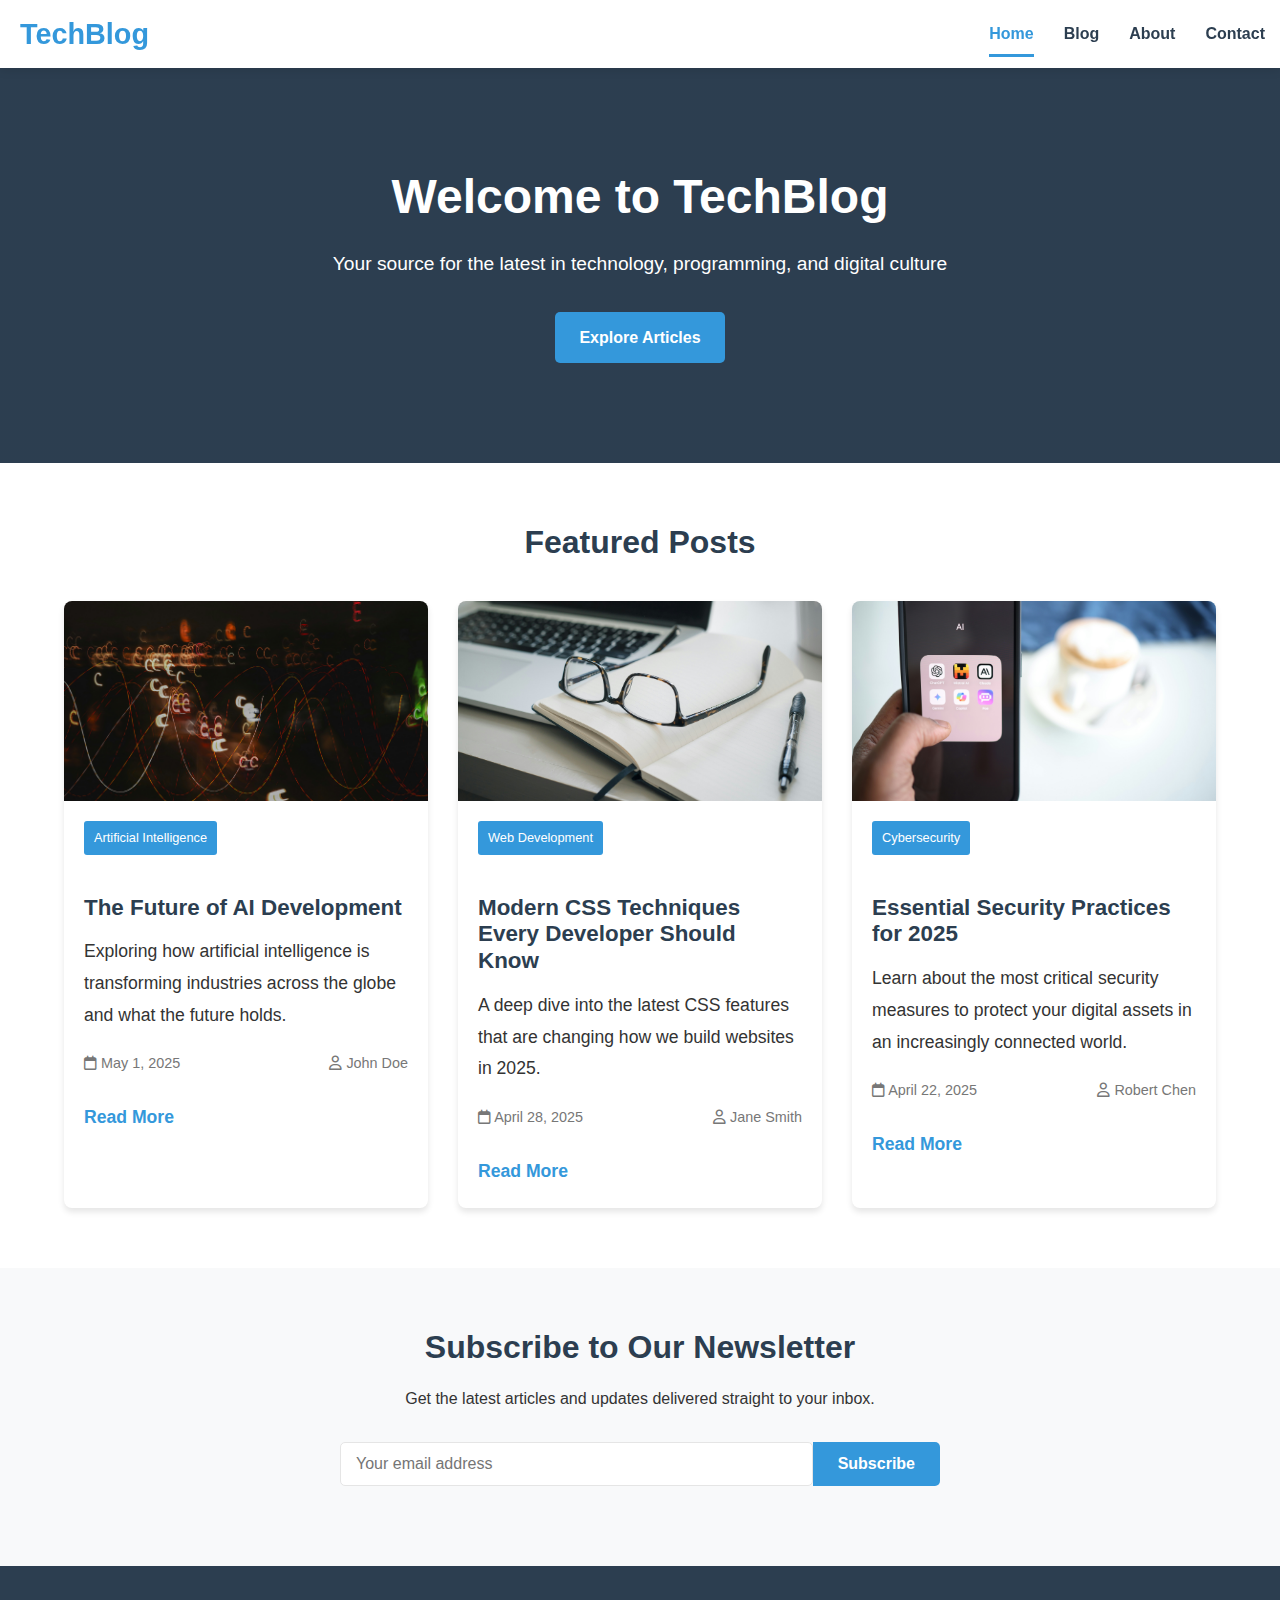
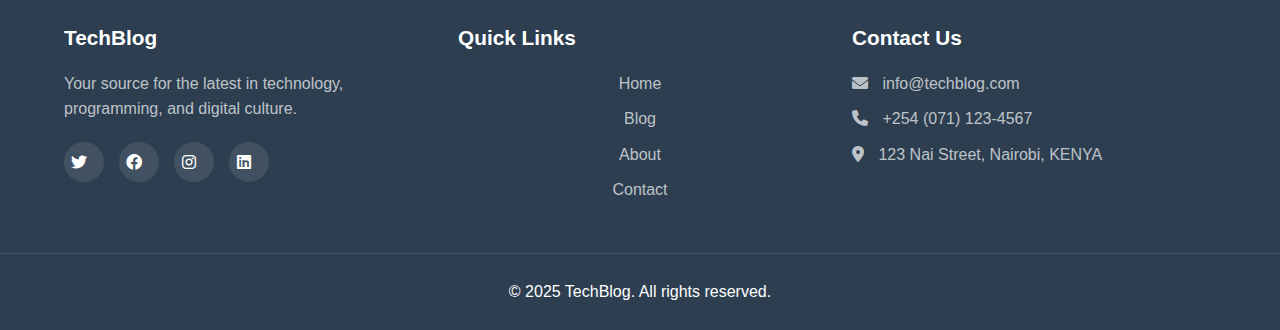
<file: index.html>
<!DOCTYPE html>
<html lang="en">
<head>
    <meta charset="UTF-8">
    <meta name="viewport" content="width=device-width, initial-scale=1.0">
    <title>TechBlog - Home</title>
    <link rel="stylesheet" href="styles/styles.css">
    <link rel="stylesheet" href="https://cdnjs.cloudflare.com/ajax/libs/font-awesome/6.0.0-beta3/css/all.min.css">
</head>
<body>
    <header>
        <div class="logo">
            <h1>TechBlog</h1>
        </div>
        <nav>
            <div class="menu-icon">
                <i class="fas fa-bars"></i>
            </div>
            <ul class="nav-links">
                <li><a href="index.html" class="active">Home</a></li>
                <li><a href="blog.html">Blog</a></li>
                <li><a href="about.html">About</a></li>
                <li><a href="contact.html">Contact</a></li>
            </ul>
        </nav>
    </header>

    <section class="hero">
        <div class="hero-content">
            <h2>Welcome to TechBlog</h2>
            <p>Your source for the latest in technology, programming, and digital culture</p>
            <a href="blog.html" class="btn">Explore Articles</a>
        </div>
    </section>

    <main>
        <section class="featured-posts">
            <h2>Featured Posts</h2>
            <div class="post-grid">
                <article class="post-card">
                    <div class="post-image">
                        <img src="images/image-7.jpg" alt="AI Development">
                    </div>
                    <div class="post-content">
                        <span class="post-category">Artificial Intelligence</span>
                        <h3>The Future of AI Development</h3>
                        <p>Exploring how artificial intelligence is transforming industries across the globe and what the future holds.</p>
                        <div class="post-meta">
                            <span><i class="far fa-calendar"></i> May 1, 2025</span>
                            <span><i class="far fa-user"></i> John Doe</span>
                        </div>
                        <a href="#" class="read-more">Read More</a>
                    </div>
                </article>

                <article class="post-card">
                    <div class="post-image">
                        <img src="images/image-2.jpg" alt="Web Development">
                    </div>
                    <div class="post-content">
                        <span class="post-category">Web Development</span>
                        <h3>Modern CSS Techniques Every Developer Should Know</h3>
                        <p>A deep dive into the latest CSS features that are changing how we build websites in 2025.</p>
                        <div class="post-meta">
                            <span><i class="far fa-calendar"></i> April 28, 2025</span>
                            <span><i class="far fa-user"></i> Jane Smith</span>
                        </div>
                        <a href="#" class="read-more">Read More</a>
                    </div>
                </article>

                <article class="post-card">
                    <div class="post-image">
                        <img src="images/image-8.jpg" alt="Cybersecurity">
                    </div>
                    <div class="post-content">
                        <span class="post-category">Cybersecurity</span>
                        <h3>Essential Security Practices for 2025</h3>
                        <p>Learn about the most critical security measures to protect your digital assets in an increasingly connected world.</p>
                        <div class="post-meta">
                            <span><i class="far fa-calendar"></i> April 22, 2025</span>
                            <span><i class="far fa-user"></i> Robert Chen</span>
                        </div>
                        <a href="#" class="read-more">Read More</a>
                    </div>
                </article>
            </div>
        </section>

        <section class="newsletter">
            <div class="newsletter-content">
                <h2>Subscribe to Our Newsletter</h2>
                <p>Get the latest articles and updates delivered straight to your inbox.</p>
                <form id="newsletter-form">
                    <div class="form-group">
                        <input type="email" id="email" placeholder="Your email address" required>
                        <button type="submit" class="btn">Subscribe</button>
                    </div>
                    <p id="subscription-message"></p>
                </form>
            </div>
        </section>
    </main>

    <footer>
        <div class="footer-container">
            <div class="footer-section">
                <h3>TechBlog</h3>
                <p>Your source for the latest in technology, programming, and digital culture.</p>
                <div class="social-links">
                    <a href="https://x.com"><i class="fab fa-twitter"></i></a>
                    <a href="https://facebook.com"><i class="fab fa-facebook"></i></a>
                    <a href="https://instagram.com"><i class="fab fa-instagram"></i></a>
                    <a href="https://linkedin.com"><i class="fab fa-linkedin"></i></a>
                </div>
            </div>
            <div class="footer-section">
                <h3>Quick Links</h3>
                <ul>
                    <li><a href="index.html">Home</a></li>
                    <li><a href="blog.html">Blog</a></li>
                    <li><a href="about.html">About</a></li>
                    <li><a href="contact.html">Contact</a></li>
                </ul>
            </div>
            <div class="footer-section">
                <h3>Contact Us</h3>
                <p><i class="fas fa-envelope"></i> info@techblog.com</p>
                <p><i class="fas fa-phone"></i> +254 (071) 123-4567</p>
                <p><i class="fas fa-map-marker-alt"></i> 123 Nai Street, Nairobi, KENYA</p>
            </div>
        </div>
        <div class="footer-bottom">
            <p>&copy; 2025 TechBlog. All rights reserved.</p>
        </div>
    </footer>

    <script src="scripts/script.js"></script>
</body>
</html>
</file>
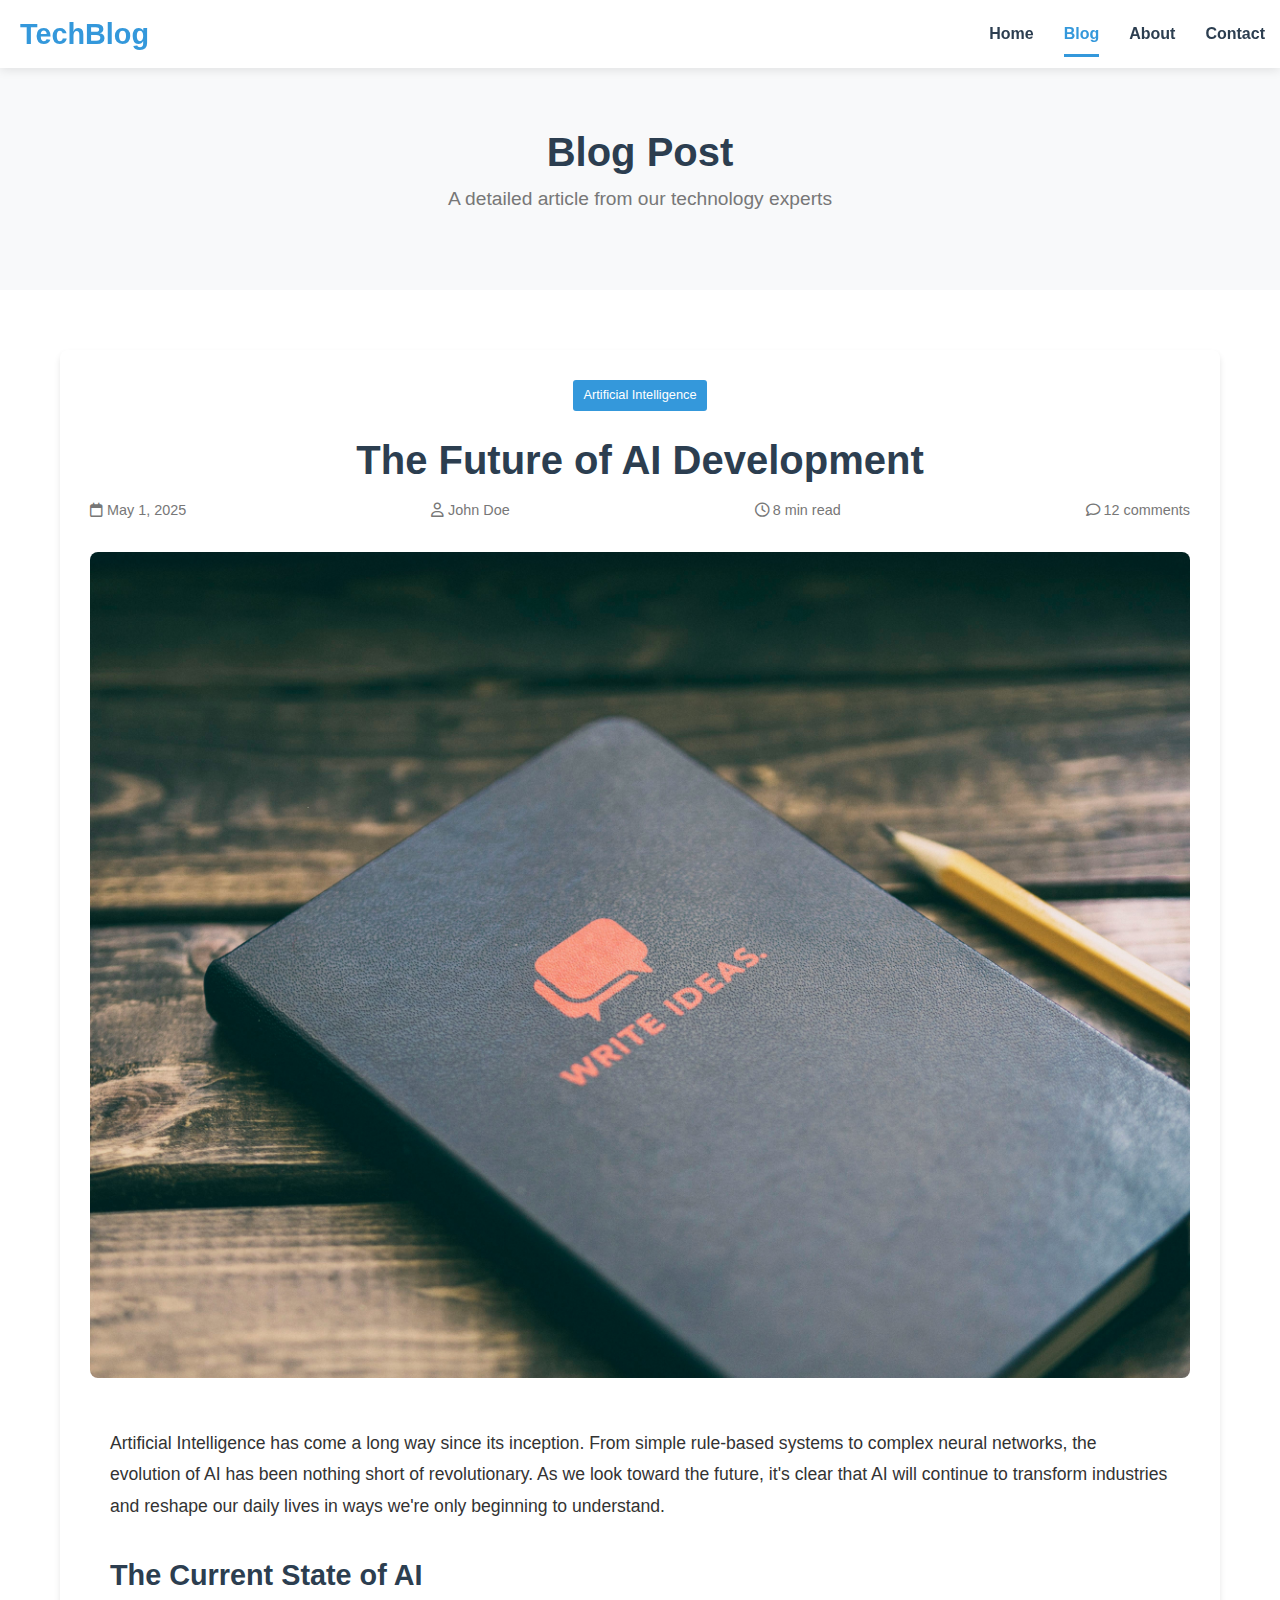
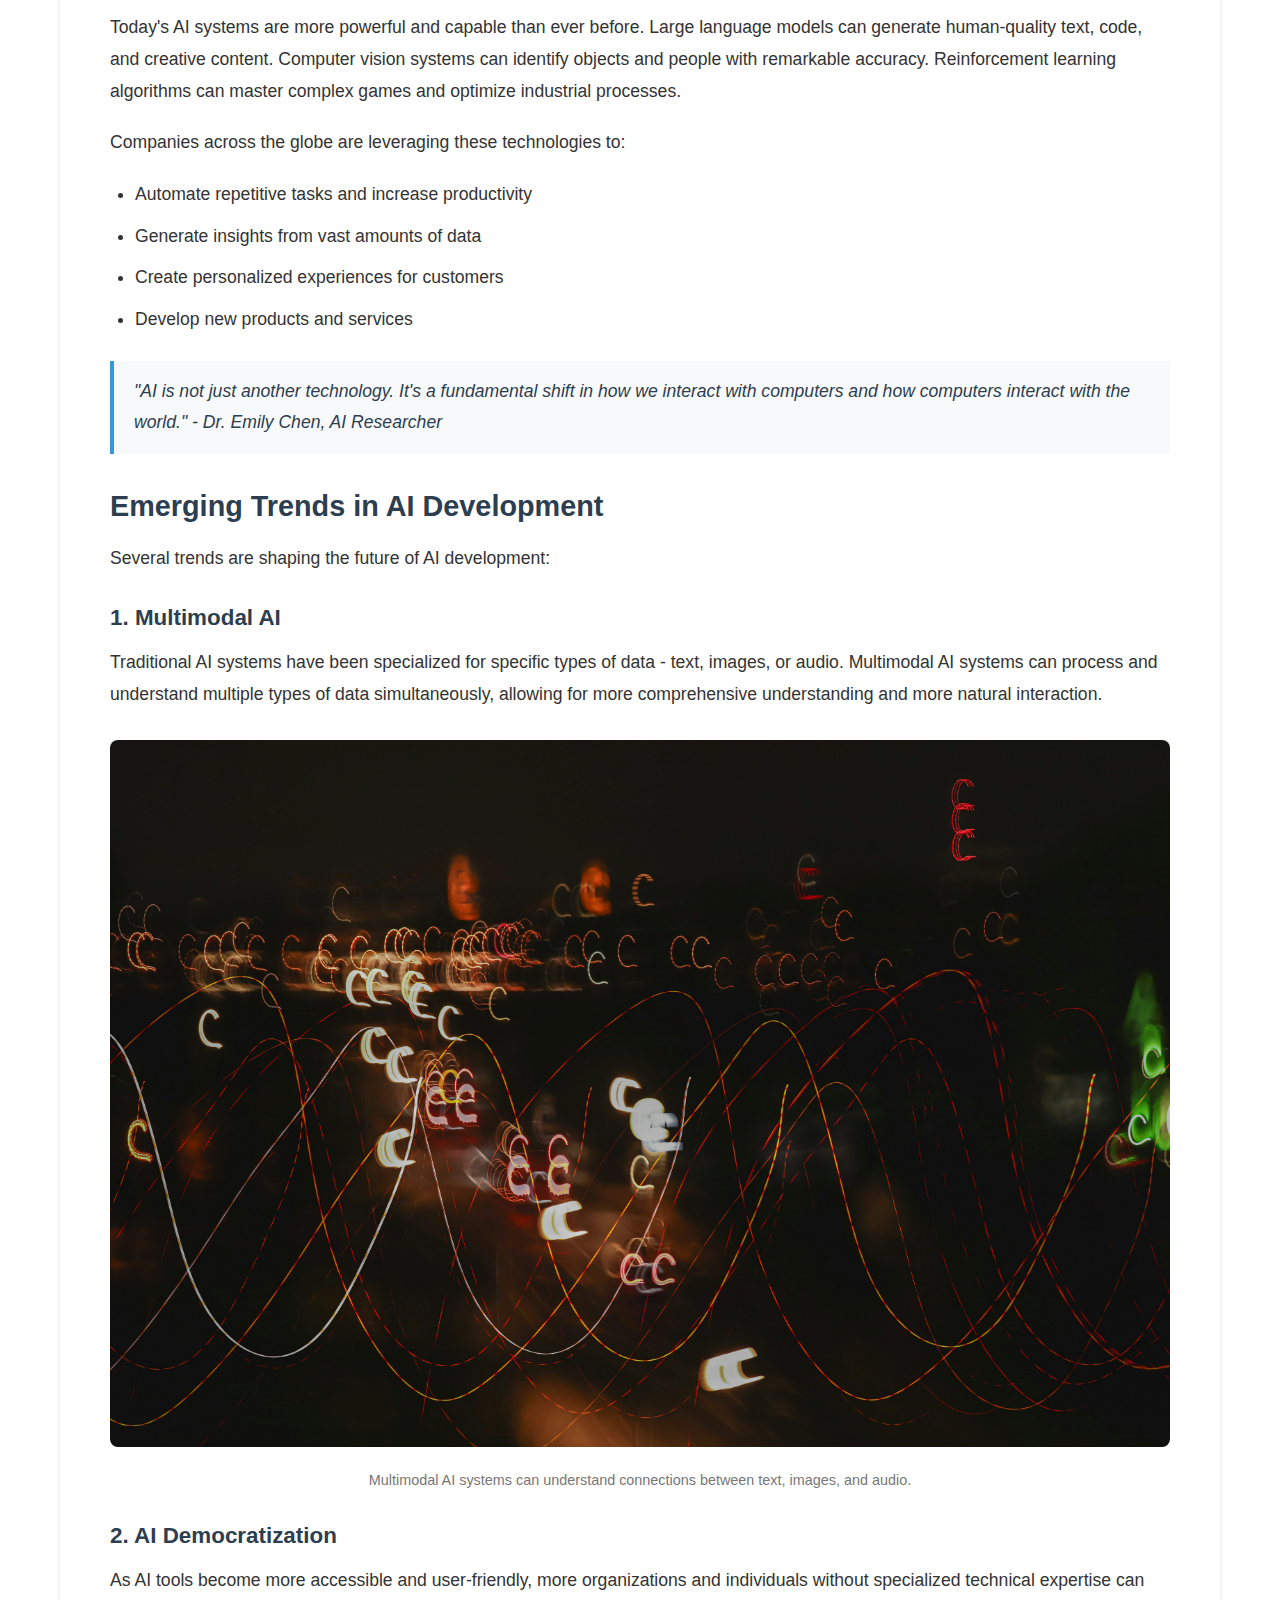
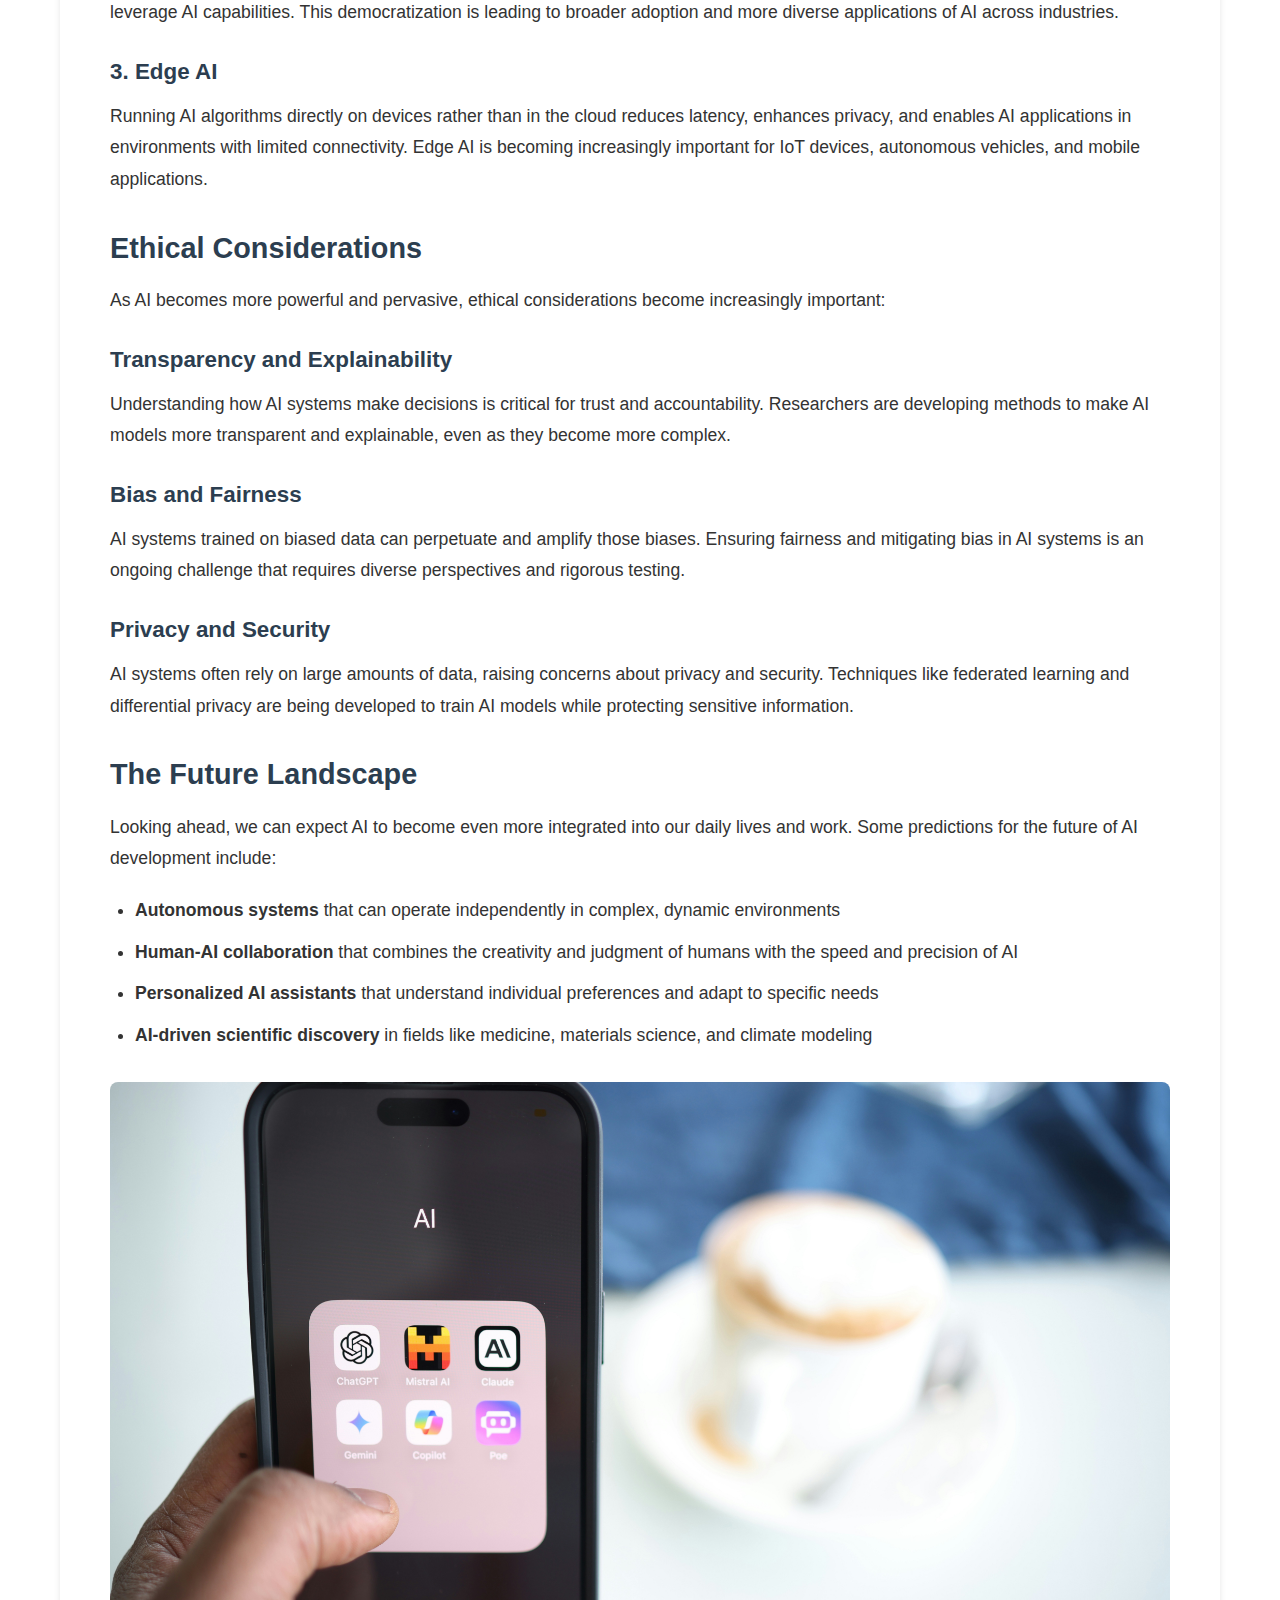
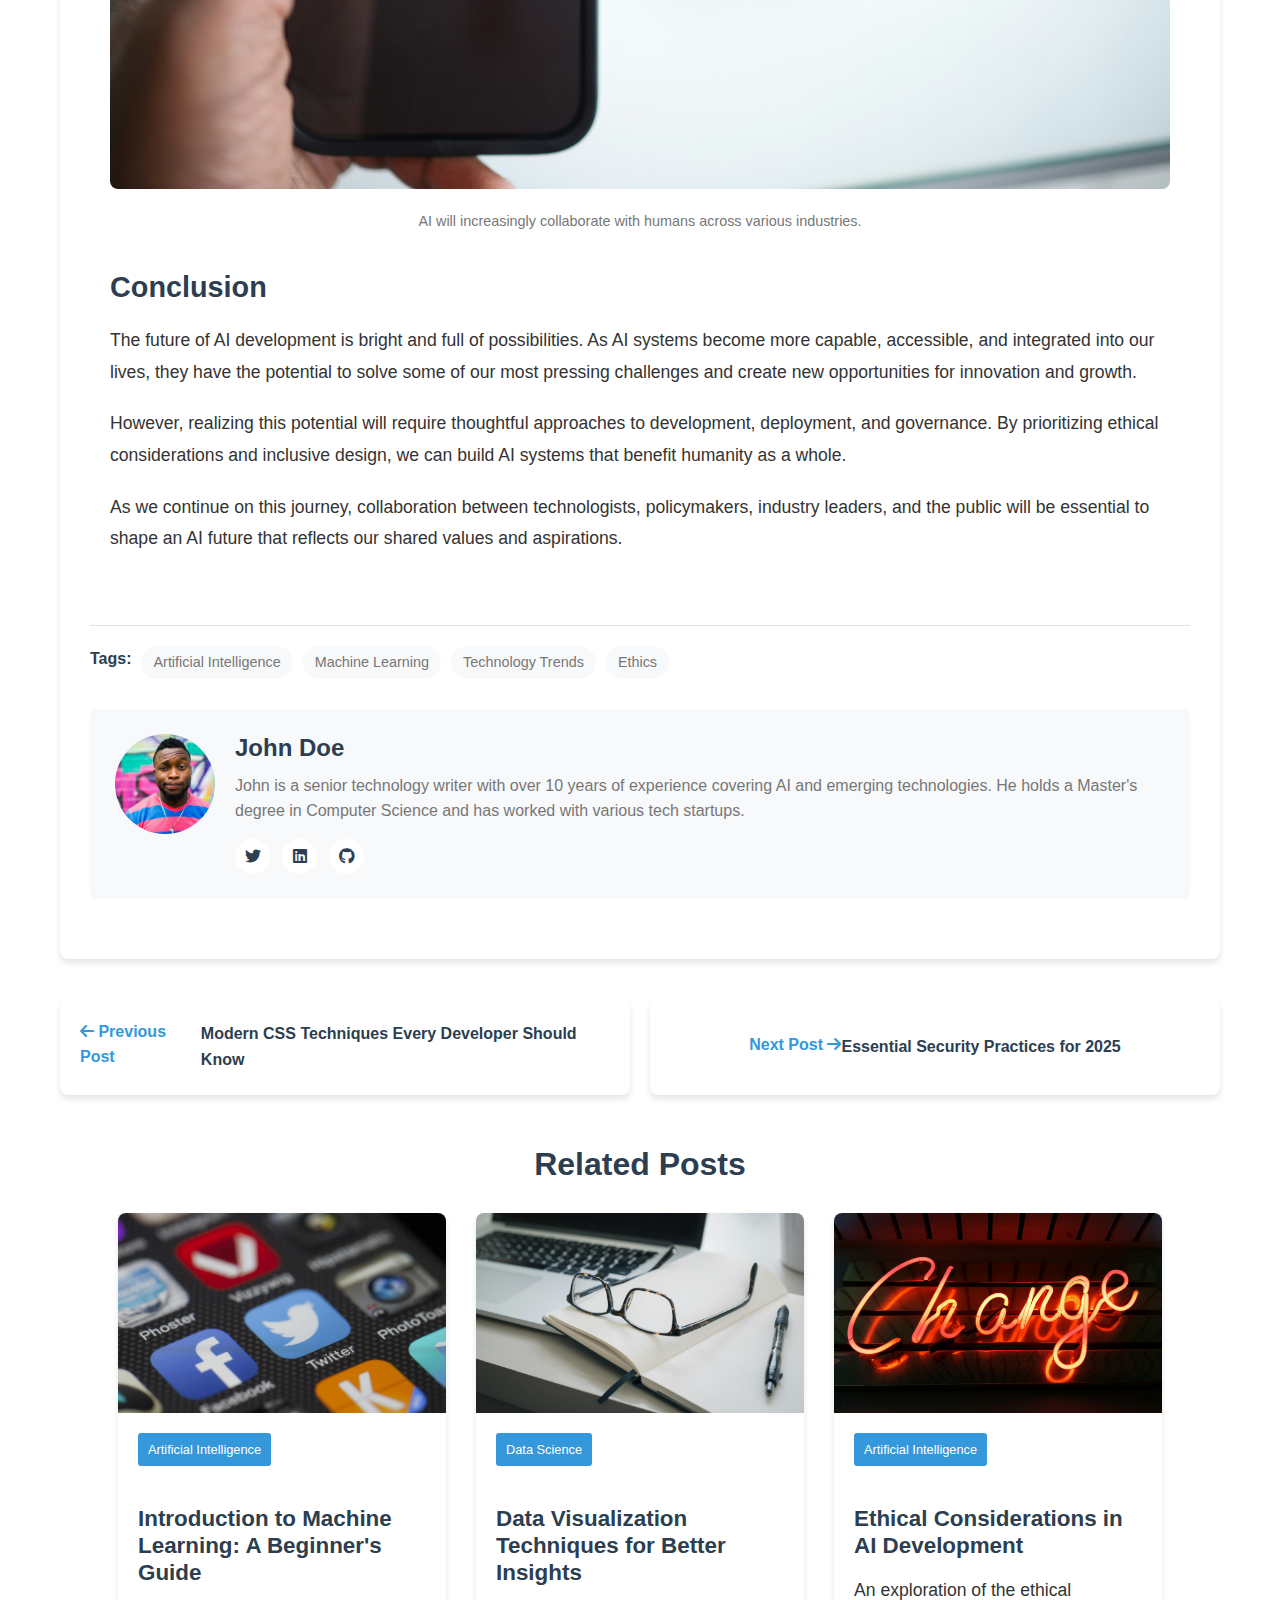
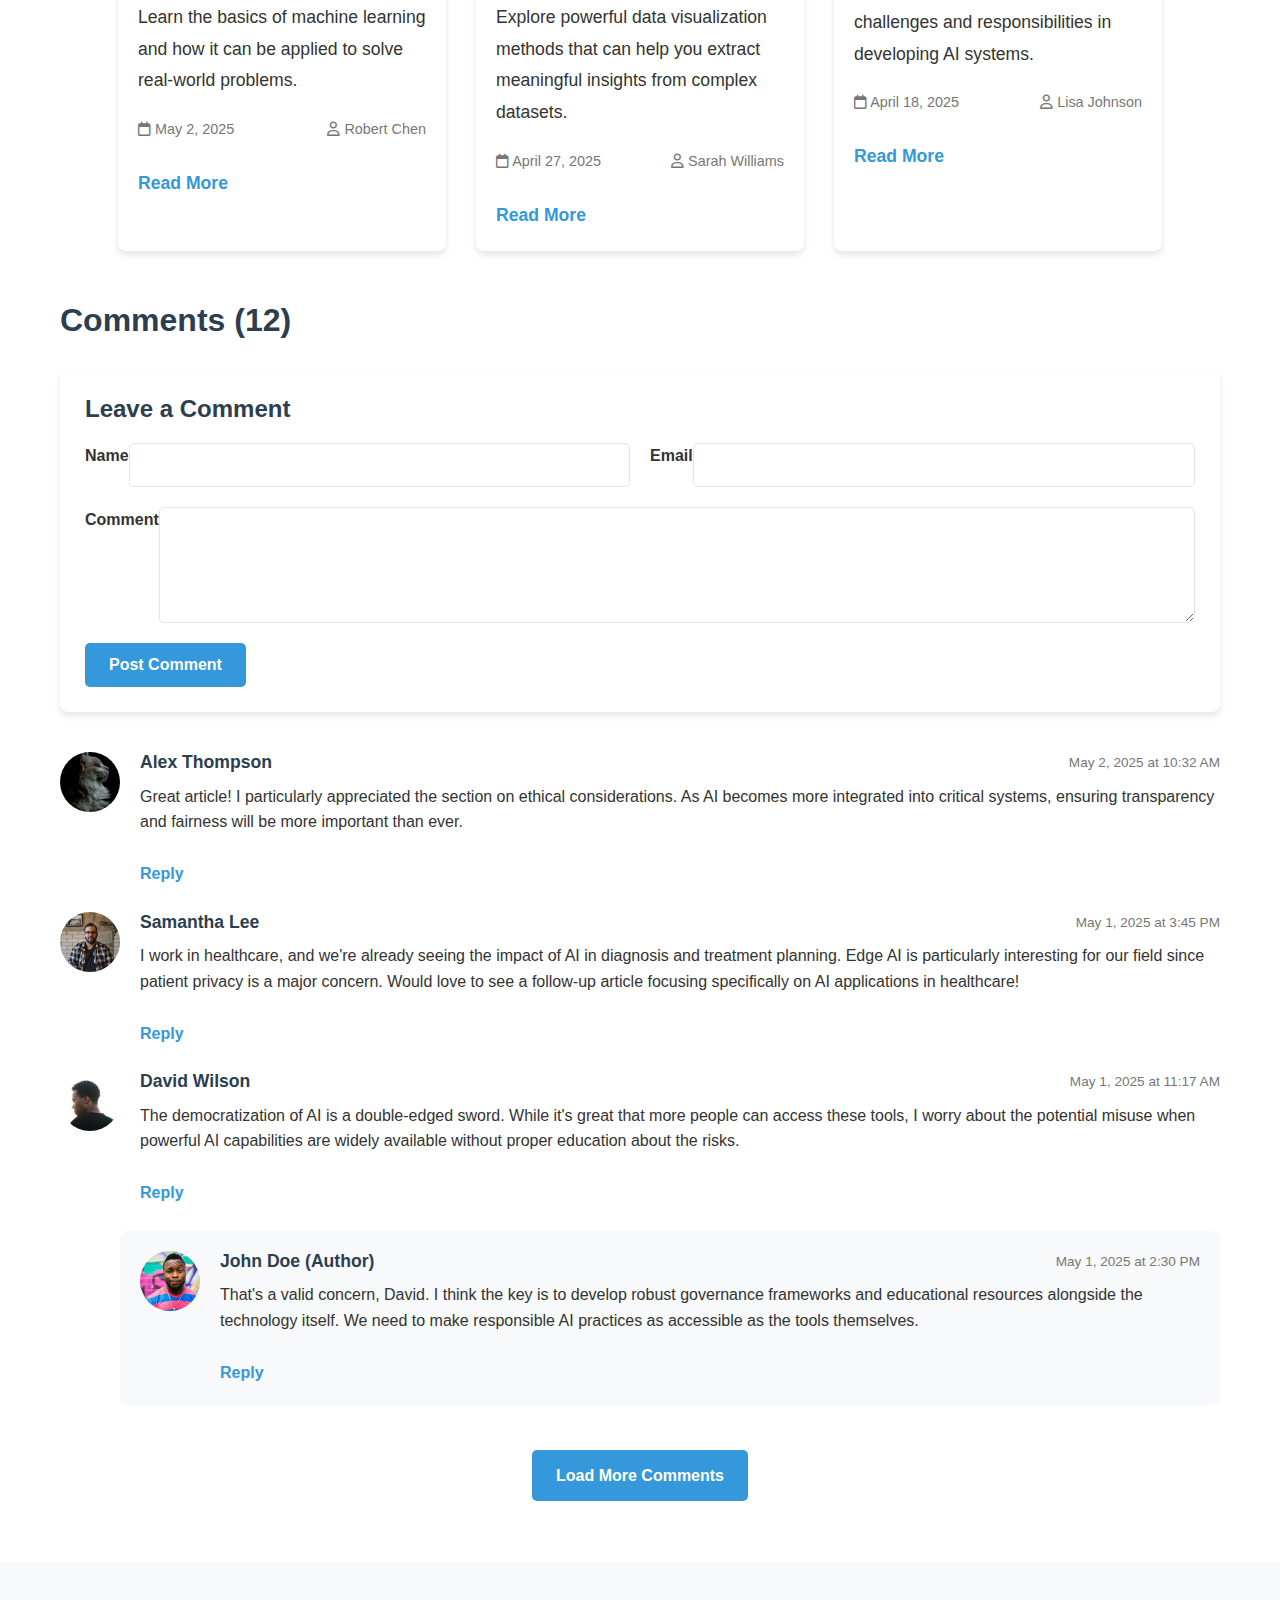
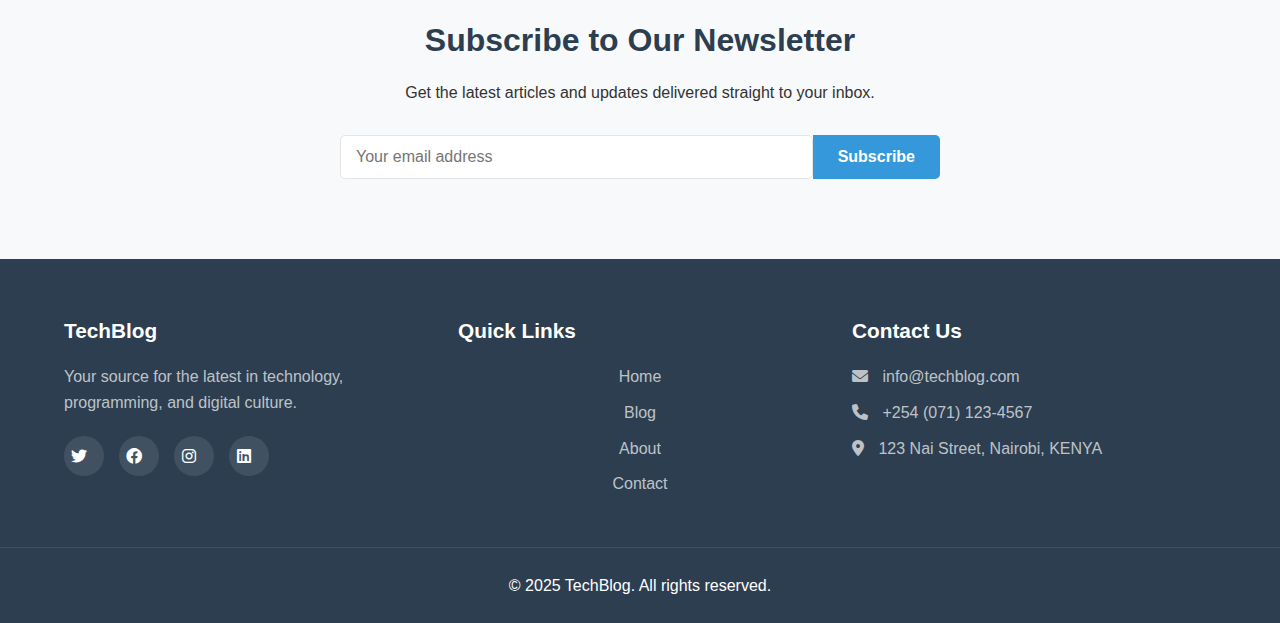
<file: blog-details.html>
<!DOCTYPE html>
<html lang="en">
<head>
    <meta charset="UTF-8">
    <meta name="viewport" content="width=device-width, initial-scale=1.0">
    <title>TechBlog - The Future of AI Development</title>
    <link rel="stylesheet" href="styles/styles.css">
    <link rel="stylesheet" href="https://cdnjs.cloudflare.com/ajax/libs/font-awesome/6.0.0-beta3/css/all.min.css">
</head>
<body>
    <header>
        <div class="logo">
            <h1>TechBlog</h1>
        </div>
        <nav>
            <div class="menu-icon">
                <i class="fas fa-bars"></i>
            </div>
            <ul class="nav-links">
                <li><a href="index.html">Home</a></li>
                <li><a href="blog.html" class="active">Blog</a></li>
                <li><a href="about.html">About</a></li>
                <li><a href="contact.html">Contact</a></li>
            </ul>
        </nav>
    </header>

    <div class="page-header">
        <div class="container">
            <h1>Blog Post</h1>
            <p>A detailed article from our technology experts</p>
        </div>
    </div>

    <main class="blog-post-container">
        <article class="blog-post">
            <div class="post-header">
                <span class="post-category">Artificial Intelligence</span>
                <h1>The Future of AI Development</h1>
                <div class="post-meta">
                    <span><i class="far fa-calendar"></i> May 1, 2025</span>
                    <span><i class="far fa-user"></i> John Doe</span>
                    <span><i class="far fa-clock"></i> 8 min read</span>
                    <span><i class="far fa-comment"></i> 12 comments</span>
                </div>
            </div>

            <div class="featured-image">
                <img src="images/image-4.jpg" alt="AI Development">
            </div>

            <div class="post-content">
                <p>Artificial Intelligence has come a long way since its inception. From simple rule-based systems to complex neural networks, the evolution of AI has been nothing short of revolutionary. As we look toward the future, it's clear that AI will continue to transform industries and reshape our daily lives in ways we're only beginning to understand.</p>

                <h2>The Current State of AI</h2>
                <p>Today's AI systems are more powerful and capable than ever before. Large language models can generate human-quality text, code, and creative content. Computer vision systems can identify objects and people with remarkable accuracy. Reinforcement learning algorithms can master complex games and optimize industrial processes.</p>

                <p>Companies across the globe are leveraging these technologies to:</p>
                <ul>
                    <li>Automate repetitive tasks and increase productivity</li>
                    <li>Generate insights from vast amounts of data</li>
                    <li>Create personalized experiences for customers</li>
                    <li>Develop new products and services</li>
                </ul>

                <blockquote>
                    "AI is not just another technology. It's a fundamental shift in how we interact with computers and how computers interact with the world." - Dr. Emily Chen, AI Researcher
                </blockquote>

                <h2>Emerging Trends in AI Development</h2>
                <p>Several trends are shaping the future of AI development:</p>

                <h3>1. Multimodal AI</h3>
                <p>Traditional AI systems have been specialized for specific types of data - text, images, or audio. Multimodal AI systems can process and understand multiple types of data simultaneously, allowing for more comprehensive understanding and more natural interaction.</p>

                <div class="image-container">
                    <img src="images/image-7.jpg" alt="Multimodal AI">
                    <p class="caption">Multimodal AI systems can understand connections between text, images, and audio.</p>
                </div>

                <h3>2. AI Democratization</h3>
                <p>As AI tools become more accessible and user-friendly, more organizations and individuals without specialized technical expertise can leverage AI capabilities. This democratization is leading to broader adoption and more diverse applications of AI across industries.</p>

                <h3>3. Edge AI</h3>
                <p>Running AI algorithms directly on devices rather than in the cloud reduces latency, enhances privacy, and enables AI applications in environments with limited connectivity. Edge AI is becoming increasingly important for IoT devices, autonomous vehicles, and mobile applications.</p>

                <h2>Ethical Considerations</h2>
                <p>As AI becomes more powerful and pervasive, ethical considerations become increasingly important:</p>

                <h3>Transparency and Explainability</h3>
                <p>Understanding how AI systems make decisions is critical for trust and accountability. Researchers are developing methods to make AI models more transparent and explainable, even as they become more complex.</p>

                <h3>Bias and Fairness</h3>
                <p>AI systems trained on biased data can perpetuate and amplify those biases. Ensuring fairness and mitigating bias in AI systems is an ongoing challenge that requires diverse perspectives and rigorous testing.</p>

                <h3>Privacy and Security</h3>
                <p>AI systems often rely on large amounts of data, raising concerns about privacy and security. Techniques like federated learning and differential privacy are being developed to train AI models while protecting sensitive information.</p>

                <h2>The Future Landscape</h2>
                <p>Looking ahead, we can expect AI to become even more integrated into our daily lives and work. Some predictions for the future of AI development include:</p>

                <ul>
                    <li><strong>Autonomous systems</strong> that can operate independently in complex, dynamic environments</li>
                    <li><strong>Human-AI collaboration</strong> that combines the creativity and judgment of humans with the speed and precision of AI</li>
                    <li><strong>Personalized AI assistants</strong> that understand individual preferences and adapt to specific needs</li>
                    <li><strong>AI-driven scientific discovery</strong> in fields like medicine, materials science, and climate modeling</li>
                </ul>

                <div class="image-container">
                    <img src="images/image-8.jpg" alt="AI Future">
                    <p class="caption">AI will increasingly collaborate with humans across various industries.</p>
                </div>

                <h2>Conclusion</h2>
                <p>The future of AI development is bright and full of possibilities. As AI systems become more capable, accessible, and integrated into our lives, they have the potential to solve some of our most pressing challenges and create new opportunities for innovation and growth.</p>

                <p>However, realizing this potential will require thoughtful approaches to development, deployment, and governance. By prioritizing ethical considerations and inclusive design, we can build AI systems that benefit humanity as a whole.</p>

                <p>As we continue on this journey, collaboration between technologists, policymakers, industry leaders, and the public will be essential to shape an AI future that reflects our shared values and aspirations.</p>
            </div>

            <div class="post-tags">
                <span class="tags-title">Tags:</span>
                <a href="#">Artificial Intelligence</a>
                <a href="#">Machine Learning</a>
                <a href="#">Technology Trends</a>
                <a href="#">Ethics</a>
            </div>

            <div class="author-bio">
                <div class="author-image">
                    <img src="images/profile.jpg" alt="John Doe">
                </div>
                <div class="author-info">
                    <h3>John Doe</h3>
                    <p>John is a senior technology writer with over 10 years of experience covering AI and emerging technologies. He holds a Master's degree in Computer Science and has worked with various tech startups.</p>
                    <div class="author-social">
                        <a href="#"><i class="fab fa-twitter"></i></a>
                        <a href="#"><i class="fab fa-linkedin"></i></a>
                        <a href="#"><i class="fab fa-github"></i></a>
                    </div>
                </div>
            </div>
        </article>

        <div class="post-navigation">
            <a href="#" class="prev-post">
                <span><i class="fas fa-arrow-left"></i> Previous Post</span>
                <p>Modern CSS Techniques Every Developer Should Know</p>
            </a>
            <a href="#" class="next-post">
                <span>Next Post <i class="fas fa-arrow-right"></i></span>
                <p>Essential Security Practices for 2025</p>
            </a>
        </div>

        <section class="related-posts">
            <h2>Related Posts</h2>
            <div class="post-grid">
                <article class="post-card">
                    <div class="post-image">
                        <img src="images/image-1.jpg" alt="Machine Learning">
                    </div>
                    <div class="post-content">
                        <span class="post-category">Artificial Intelligence</span>
                        <h3>Introduction to Machine Learning: A Beginner's Guide</h3>
                        <p>Learn the basics of machine learning and how it can be applied to solve real-world problems.</p>
                        <div class="post-meta">
                            <span><i class="far fa-calendar"></i> May 2, 2025</span>
                            <span><i class="far fa-user"></i> Robert Chen</span>
                        </div>
                        <a href="#" class="read-more">Read More</a>
                    </div>
                </article>

                <article class="post-card">
                    <div class="post-image">
                        <img src="images/image-2.jpg" alt="Data Science">
                    </div>
                    <div class="post-content">
                        <span class="post-category">Data Science</span>
                        <h3>Data Visualization Techniques for Better Insights</h3>
                        <p>Explore powerful data visualization methods that can help you extract meaningful insights from complex datasets.</p>
                        <div class="post-meta">
                            <span><i class="far fa-calendar"></i> April 27, 2025</span>
                            <span><i class="far fa-user"></i> Sarah Williams</span>
                        </div>
                        <a href="#" class="read-more">Read More</a>
                    </div>
                </article>

                <article class="post-card">
                    <div class="post-image">
                        <img src="images/image-3.jpg" alt="Ethics in AI">
                    </div>
                    <div class="post-content">
                        <span class="post-category">Artificial Intelligence</span>
                        <h3>Ethical Considerations in AI Development</h3>
                        <p>An exploration of the ethical challenges and responsibilities in developing AI systems.</p>
                        <div class="post-meta">
                            <span><i class="far fa-calendar"></i> April 18, 2025</span>
                            <span><i class="far fa-user"></i> Lisa Johnson</span>
                        </div>
                        <a href="#" class="read-more">Read More</a>
                    </div>
                </article>
            </div>
        </section>

        <section class="comments-section">
            <h2>Comments (12)</h2>

            <div class="comment-form">
                <h3>Leave a Comment</h3>
                <form id="comment-form">
                    <div class="form-row">
                        <div class="form-group">
                            <label for="comment-name">Name</label>
                            <input type="text" id="comment-name" required>
                        </div>
                        <div class="form-group">
                            <label for="comment-email">Email</label>
                            <input type="email" id="comment-email" required>
                        </div>
                    </div>
                    <div class="form-group">
                        <label for="comment-content">Comment</label>
                        <textarea id="comment-content" rows="5" required></textarea>
                    </div>
                    <button type="submit" class="btn">Post Comment</button>
                </form>
            </div>

            <div class="comments-list">
                <div class="comment">
                    <div class="comment-avatar">
                        <img src="images/comment-1.jpg" alt="User">
                    </div>
                    <div class="comment-content">
                        <div class="comment-header">
                            <h4>Alex Thompson</h4>
                            <span class="comment-date">May 2, 2025 at 10:32 AM</span>
                        </div>
                        <p>Great article! I particularly appreciated the section on ethical considerations. As AI becomes more integrated into critical systems, ensuring transparency and fairness will be more important than ever.</p>
                        <a href="#" class="reply-link">Reply</a>
                    </div>
                </div>

                <div class="comment">
                    <div class="comment-avatar">
                        <img src="images/comment-2.jpg" alt="User">
                    </div>
                    <div class="comment-content">
                        <div class="comment-header">
                            <h4>Samantha Lee</h4>
                            <span class="comment-date">May 1, 2025 at 3:45 PM</span>
                        </div>
                        <p>I work in healthcare, and we're already seeing the impact of AI in diagnosis and treatment planning. Edge AI is particularly interesting for our field since patient privacy is a major concern. Would love to see a follow-up article focusing specifically on AI applications in healthcare!</p>
                        <a href="#" class="reply-link">Reply</a>
                    </div>
                </div>

                <div class="comment">
                    <div class="comment-avatar">
                        <img src="images/comment-3.jpg" alt="User">
                    </div>
                    <div class="comment-content">
                        <div class="comment-header">
                            <h4>David Wilson</h4>
                            <span class="comment-date">May 1, 2025 at 11:17 AM</span>
                        </div>
                        <p>The democratization of AI is a double-edged sword. While it's great that more people can access these tools, I worry about the potential misuse when powerful AI capabilities are widely available without proper education about the risks.</p>
                        <a href="#" class="reply-link">Reply</a>
                    </div>
                </div>

                <div class="comment comment-reply">
                    <div class="comment-avatar">
                        <img src="images/profile.jpg" alt="User">
                    </div>
                    <div class="comment-content">
                        <div class="comment-header">
                            <h4>John Doe (Author)</h4>
                            <span class="comment-date">May 1, 2025 at 2:30 PM</span>
                        </div>
                        <p>That's a valid concern, David. I think the key is to develop robust governance frameworks and educational resources alongside the technology itself. We need to make responsible AI practices as accessible as the tools themselves.</p>
                        <a href="#" class="reply-link">Reply</a>
                    </div>
                </div>

                <a href="#" class="btn load-comments">Load More Comments</a>
            </div>
        </section>
    </main>

    <section class="newsletter">
        <div class="newsletter-content">
            <h2>Subscribe to Our Newsletter</h2>
            <p>Get the latest articles and updates delivered straight to your inbox.</p>
            <form id="newsletter-form">
                <div class="form-group">
                    <input type="email" id="email" placeholder="Your email address" required>
                    <button type="submit" class="btn">Subscribe</button>
                </div>
                <p id="subscription-message"></p>
            </form>
        </div>
    </section>

    <footer>
        <div class="footer-container">
            <div class="footer-section">
                <h3>TechBlog</h3>
                <p>Your source for the latest in technology, programming, and digital culture.</p>
                <div class="social-links">
                    <a href="https://x.com"><i class="fab fa-twitter"></i></a>
                    <a href="https://facebook.com"><i class="fab fa-facebook"></i></a>
                    <a href="https://instagram.com"><i class="fab fa-instagram"></i></a>
                    <a href="https://linkedin.com"><i class="fab fa-linkedin"></i></a>
                </div>
            </div>
            <div class="footer-section">
                <h3>Quick Links</h3>
                <ul>
                    <li><a href="index.html">Home</a></li>
                    <li><a href="blog.html">Blog</a></li>
                    <li><a href="about.html">About</a></li>
                    <li><a href="contact.html">Contact</a></li>
                </ul>
            </div>
            <div class="footer-section">
                <h3>Contact Us</h3>
                <p><i class="fas fa-envelope"></i> info@techblog.com</p>
                <p><i class="fas fa-phone"></i> +254 (071) 123-4567</p>
                <p><i class="fas fa-map-marker-alt"></i> 123 Nai Street, Nairobi, KENYA</p>
            </div>
        </div>
        <div class="footer-bottom">
            <p>&copy; 2025 TechBlog. All rights reserved.</p>
        </div>
    </footer>

    <script src="scripts/script.js"></script>
</body>
</html>
</file>
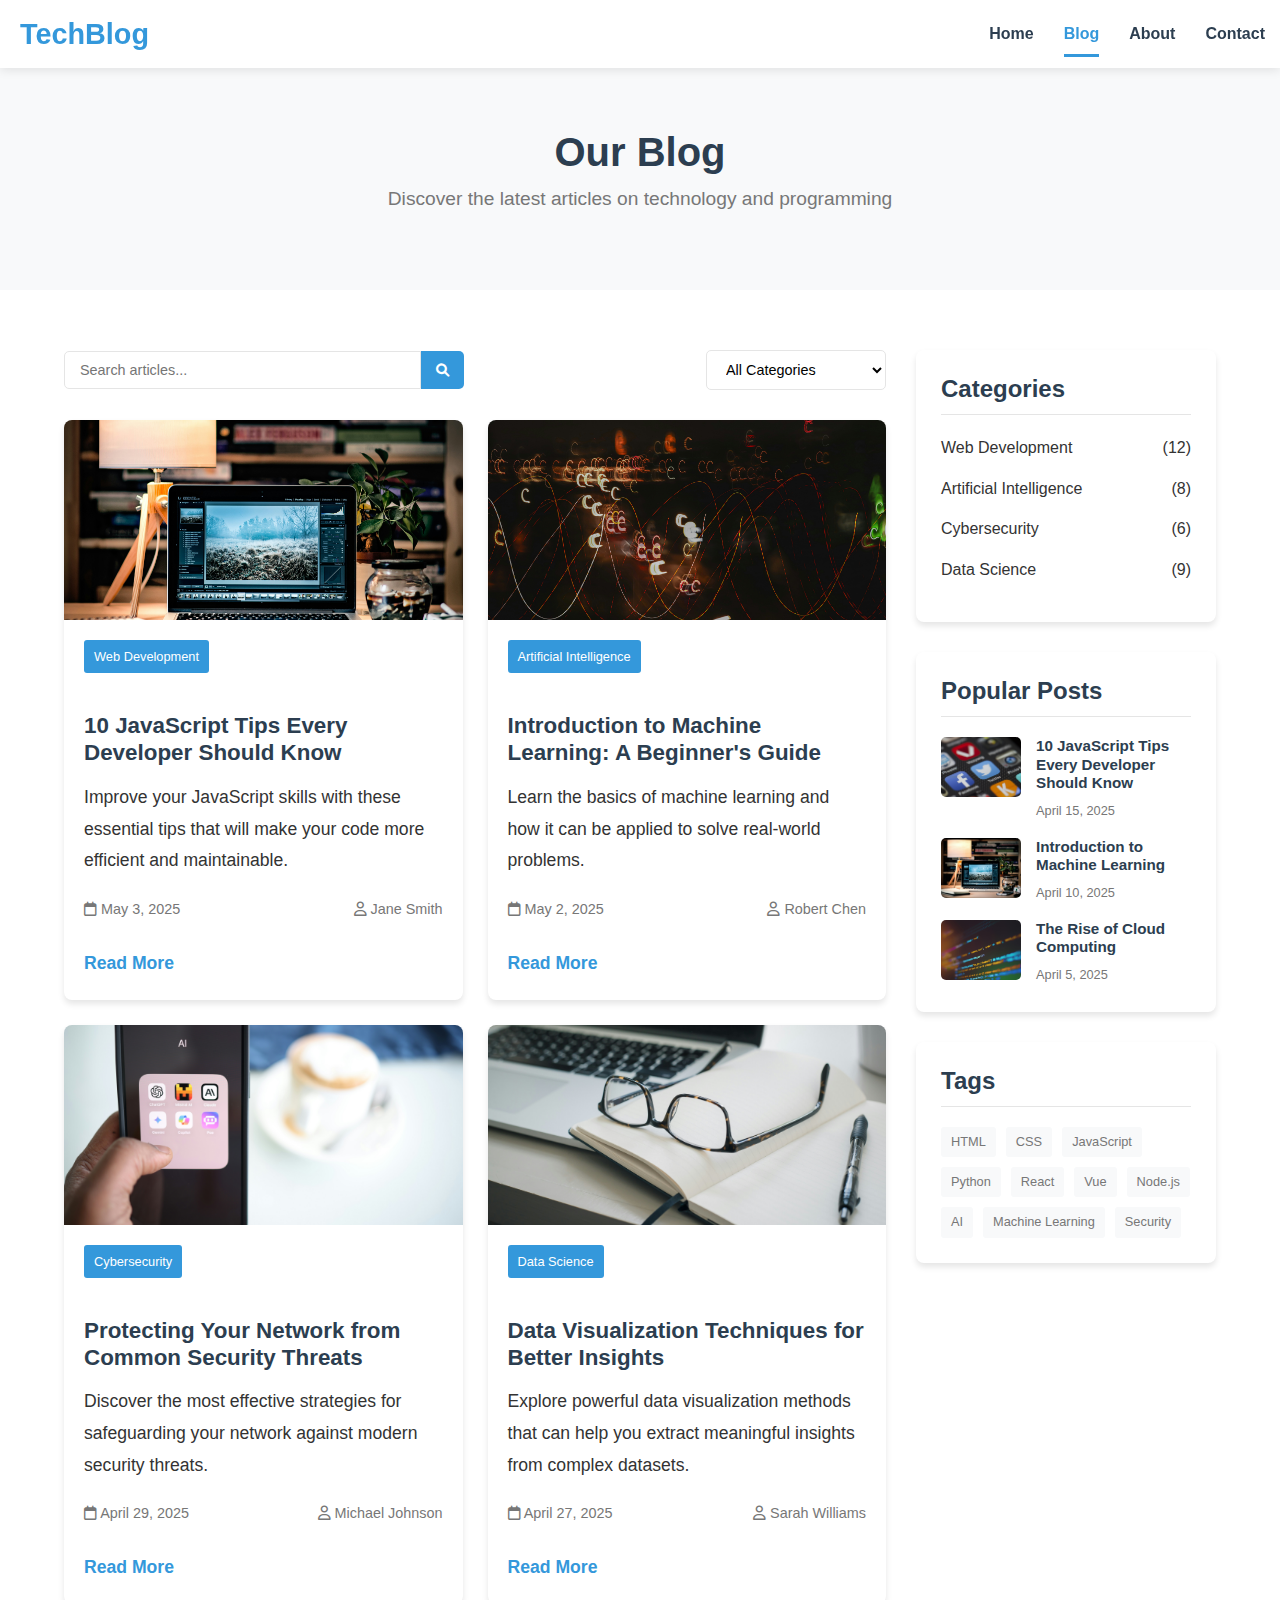
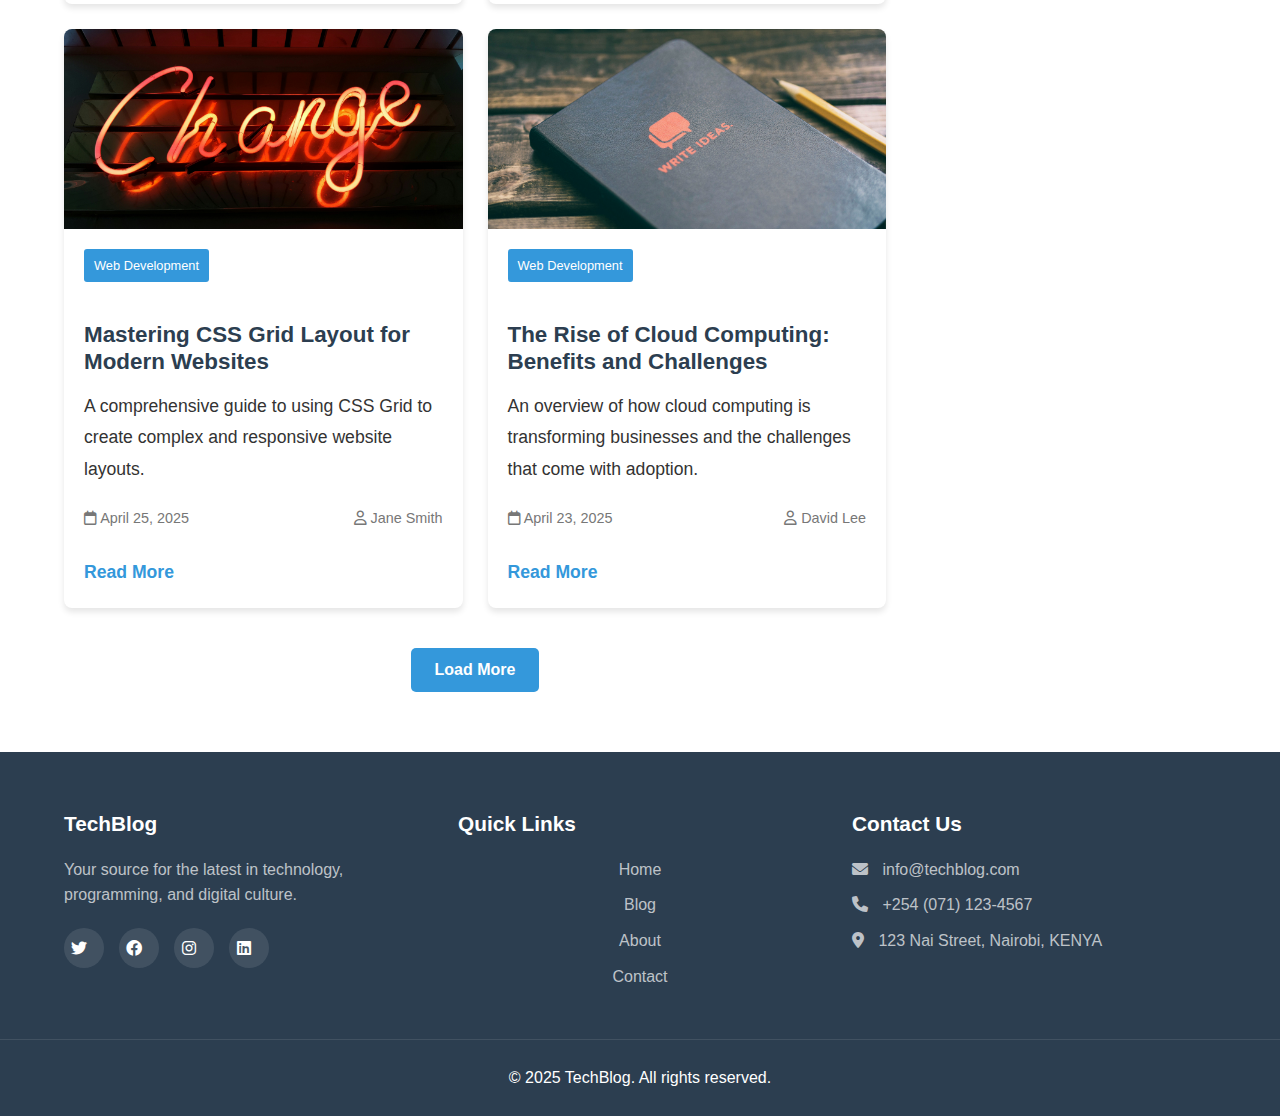
<file: blog.html>
<!DOCTYPE html>
<html lang="en">
<head>
    <meta charset="UTF-8">
    <meta name="viewport" content="width=device-width, initial-scale=1.0">
    <title>TechBlog - Blog</title>
    <link rel="stylesheet" href="styles/styles.css">
    <link rel="stylesheet" href="https://cdnjs.cloudflare.com/ajax/libs/font-awesome/6.0.0-beta3/css/all.min.css">
</head>
<body>
    <header>
        <div class="logo">
            <h1>TechBlog</h1>
        </div>
        <nav>
            <div class="menu-icon">
                <i class="fas fa-bars"></i>
            </div>
            <ul class="nav-links">
                <li><a href="index.html">Home</a></li>
                <li><a href="blog.html" class="active">Blog</a></li>
                <li><a href="about.html">About</a></li>
                <li><a href="contact.html">Contact</a></li>
            </ul>
        </nav>
    </header>

    <div class="page-header">
        <div class="container">
            <h1>Our Blog</h1>
            <p>Discover the latest articles on technology and programming</p>
        </div>
    </div>

    <main class="blog-container">
        <div class="blog-content">
            <div class="filter-controls">
                <div class="search-bar">
                    <input type="text" id="search-input" placeholder="Search articles...">
                    <button id="search-button"><i class="fas fa-search"></i></button>
                </div>
                <div class="category-filter">
                    <select id="category-select">
                        <option value="all">All Categories</option>
                        <option value="web-development">Web Development</option>
                        <option value="artificial-intelligence">Artificial Intelligence</option>
                        <option value="cybersecurity">Cybersecurity</option>
                        <option value="data-science">Data Science</option>
                    </select>
                </div>
            </div>

            <div class="blog-grid" id="blog-posts">
                <!-- Blog posts will be generated by JavaScript -->
                <!-- This is a template that will be cloned by JavaScript -->
                <template id="post-template">
                    <article class="post-card">
                        <div class="post-image">
                            <img src="" alt="">
                        </div>
                        <div class="post-content">
                            <span class="post-category"></span>
                            <h3></h3>
                            <p></p>
                            <div class="post-meta">
                                <span class="post-date"><i class="far fa-calendar"></i></span>
                                <span class="post-author"><i class="far fa-user"></i></span>
                            </div>
                            <a href="#" class="read-more">Read More</a>
                        </div>
                    </article>
                </template>
            </div>

            <div class="pagination">
                <button id="load-more" class="btn">Load More</button>
            </div>
        </div>

        <aside class="sidebar">
            <div class="sidebar-widget">
                <h3>Categories</h3>
                <ul class="category-list">
                    <li><a href="#" data-category="web-development">Web Development <span>(12)</span></a></li>
                    <li><a href="#" data-category="artificial-intelligence">Artificial Intelligence <span>(8)</span></a></li>
                    <li><a href="#" data-category="cybersecurity">Cybersecurity <span>(6)</span></a></li>
                    <li><a href="#" data-category="data-science">Data Science <span>(9)</span></a></li>
                </ul>
            </div>

            <div class="sidebar-widget">
                <h3>Popular Posts</h3>
                <div class="popular-posts">
                    <div class="popular-post">
                        <img src="images/image-1.jpg" alt="Popular post">
                        <div class="popular-post-content">
                            <h4>10 JavaScript Tips Every Developer Should Know</h4>
                            <span class="post-date">April 15, 2025</span>
                        </div>
                    </div>
                    <div class="popular-post">
                        <img src="images/image-5.jpg" alt="Popular post">
                        <div class="popular-post-content">
                            <h4>Introduction to Machine Learning</h4>
                            <span class="post-date">April 10, 2025</span>
                        </div>
                    </div>
                    <div class="popular-post">
                        <img src="images/image-6.jpg" alt="Popular post">
                        <div class="popular-post-content">
                            <h4>The Rise of Cloud Computing</h4>
                            <span class="post-date">April 5, 2025</span>
                        </div>
                    </div>
                </div>
            </div>

            <div class="sidebar-widget">
                <h3>Tags</h3>
                <div class="tag-cloud">
                    <a href="#">HTML</a>
                    <a href="#">CSS</a>
                    <a href="#">JavaScript</a>
                    <a href="#">Python</a>
                    <a href="#">React</a>
                    <a href="#">Vue</a>
                    <a href="#">Node.js</a>
                    <a href="#">AI</a>
                    <a href="#">Machine Learning</a>
                    <a href="#">Security</a>
                </div>
            </div>
        </aside>
    </main>

    <footer>
        <div class="footer-container">
            <div class="footer-section">
                <h3>TechBlog</h3>
                <p>Your source for the latest in technology, programming, and digital culture.</p>
                <div class="social-links">
                    <a href="https://x.com"><i class="fab fa-twitter"></i></a>
                    <a href="https://facebook.com"><i class="fab fa-facebook"></i></a>
                    <a href="https://instagram.com"><i class="fab fa-instagram"></i></a>
                    <a href="https://linkedin.com"><i class="fab fa-linkedin"></i></a>
                </div>
            </div>
            <div class="footer-section">
                <h3>Quick Links</h3>
                <ul>
                    <li><a href="index.html">Home</a></li>
                    <li><a href="blog.html">Blog</a></li>
                    <li><a href="about.html">About</a></li>
                    <li><a href="contact.html">Contact</a></li>
                </ul>
            </div>
            <div class="footer-section">
                <h3>Contact Us</h3>
                <p><i class="fas fa-envelope"></i> info@techblog.com</p>
                <p><i class="fas fa-phone"></i> +254 (071) 123-4567</p>
                <p><i class="fas fa-map-marker-alt"></i> 123 Nai Street, Nairobi, KENYA</p>
            </div>
        </div>
        <div class="footer-bottom">
            <p>&copy; 2025 TechBlog. All rights reserved.</p>
        </div>
    </footer>

    <script src="scripts/script.js"></script>
</body>
</html>
</file>
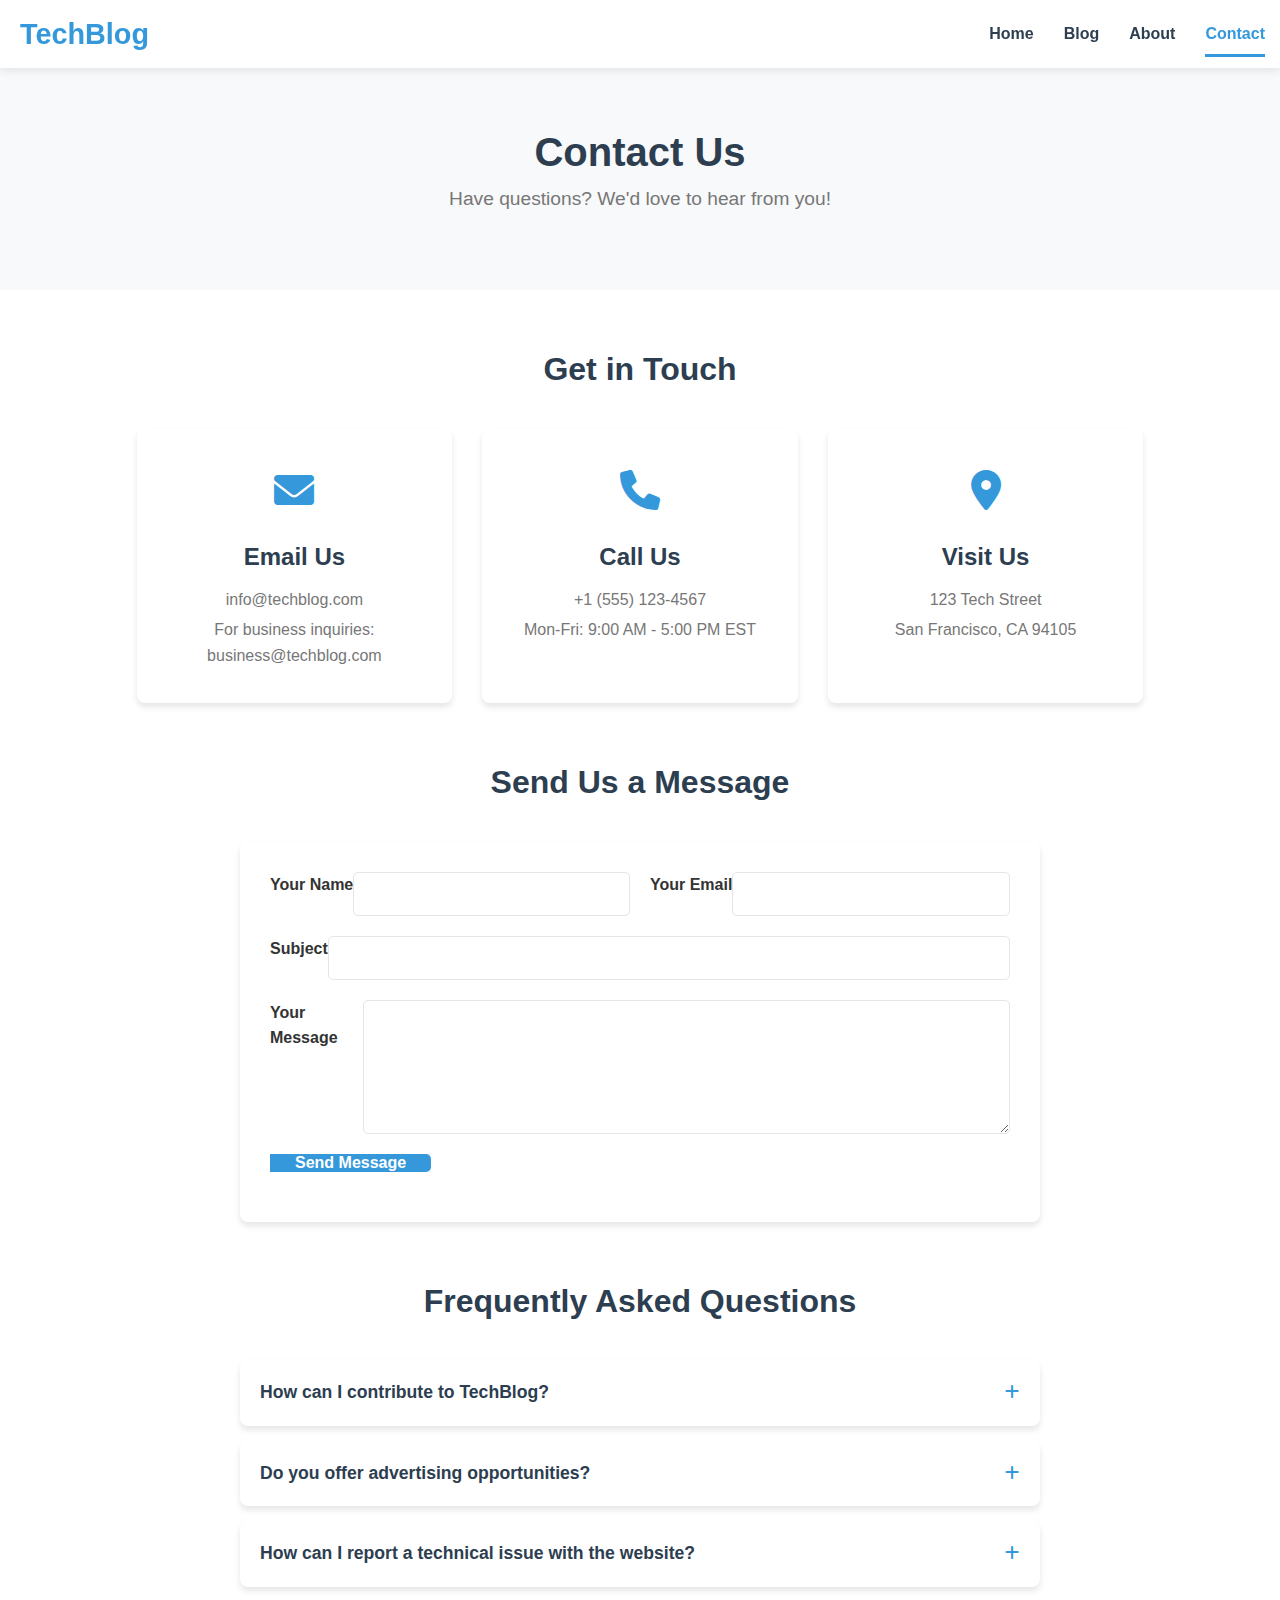
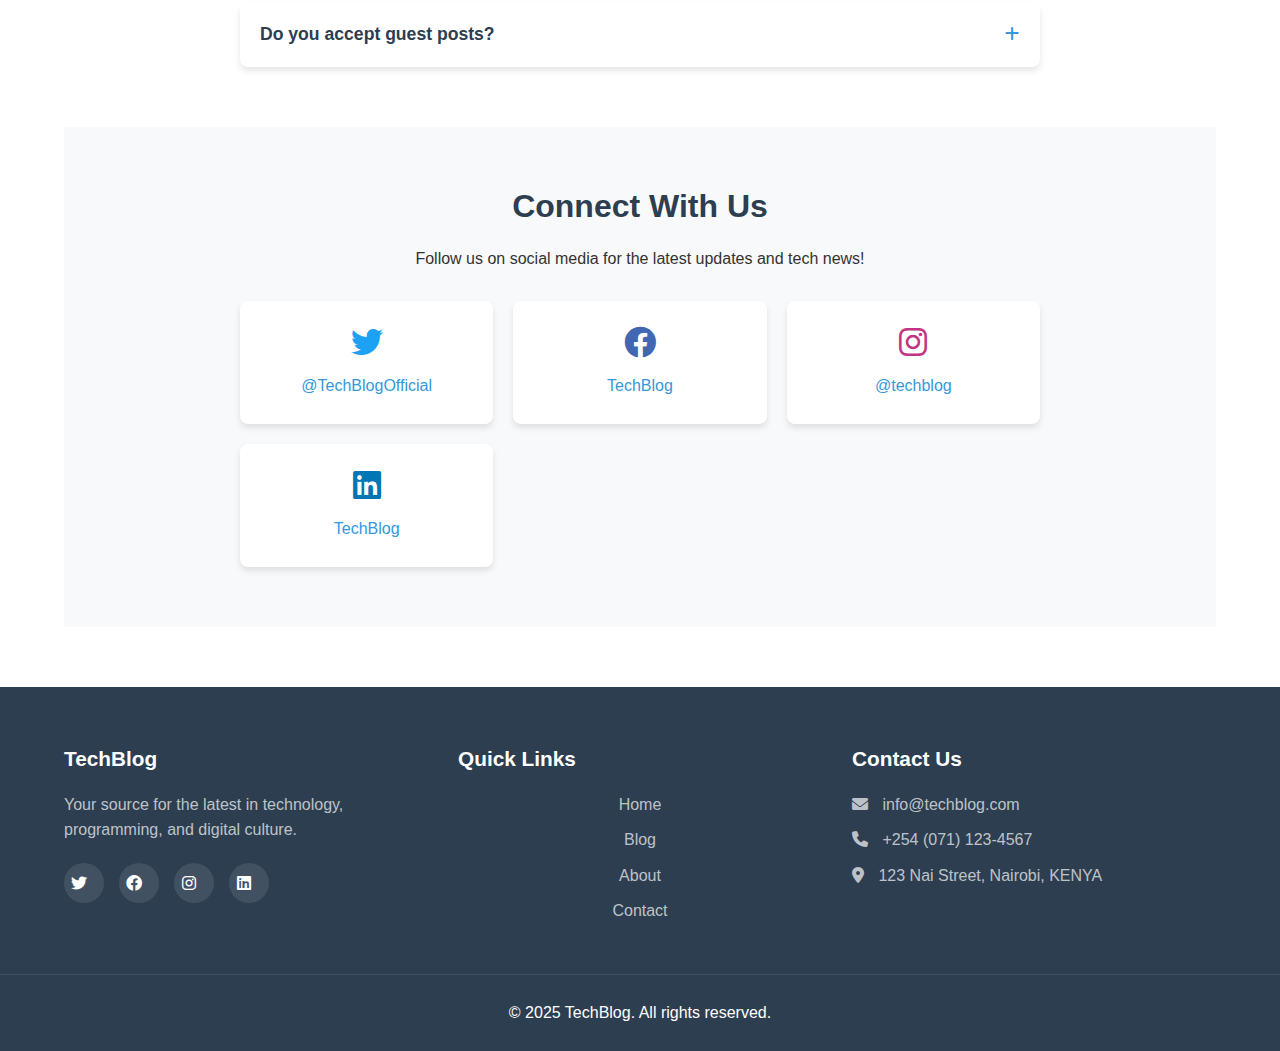
<file: contact.html>
<!DOCTYPE html>
<html lang="en">
<head>
    <meta charset="UTF-8">
    <meta name="viewport" content="width=device-width, initial-scale=1.0">
    <title>TechBlog - Contact</title>
    <link rel="stylesheet" href="styles/styles.css">
    <link rel="stylesheet" href="https://cdnjs.cloudflare.com/ajax/libs/font-awesome/6.0.0-beta3/css/all.min.css">
</head>
<body>
    <header>
        <div class="logo">
            <h1>TechBlog</h1>
        </div>
        <nav>
            <div class="menu-icon">
                <i class="fas fa-bars"></i>
            </div>
            <ul class="nav-links">
                <li><a href="index.html">Home</a></li>
                <li><a href="blog.html">Blog</a></li>
                <li><a href="about.html">About</a></li>
                <li><a href="contact.html" class="active">Contact</a></li>
            </ul>
        </nav>
    </header>

    <div class="page-header">
        <div class="container">
            <h1>Contact Us</h1>
            <p>Have questions? We'd love to hear from you!</p>
        </div>
    </div>

    <main class="contact-container">
        <section class="contact-info">
            <div class="container">
                <h2>Get in Touch</h2>
                <div class="contact-methods">
                    <div class="contact-method">
                        <div class="icon">
                            <i class="fas fa-envelope"></i>
                        </div>
                        <h3>Email Us</h3>
                        <p>info@techblog.com</p>
                        <p>For business inquiries: business@techblog.com</p>
                    </div>
                    <div class="contact-method">
                        <div class="icon">
                            <i class="fas fa-phone"></i>
                        </div>
                        <h3>Call Us</h3>
                        <p>+1 (555) 123-4567</p>
                        <p>Mon-Fri: 9:00 AM - 5:00 PM EST</p>
                    </div>
                    <div class="contact-method">
                        <div class="icon">
                            <i class="fas fa-map-marker-alt"></i>
                        </div>
                        <h3>Visit Us</h3>
                        <p>123 Tech Street</p>
                        <p>San Francisco, CA 94105</p>
                    </div>
                </div>
            </div>
        </section>

        <section class="contact-form-section">
            <div class="container">
                <h2>Send Us a Message</h2>
                <form id="contact-form" class="contact-form">
                    <div class="form-row">
                        <div class="form-group">
                            <label for="name">Your Name</label>
                            <input type="text" id="name" name="name" required>
                        </div>
                        <div class="form-group">
                            <label for="email">Your Email</label>
                            <input type="email" id="email" name="email" required>
                        </div>
                    </div>
                    <div class="form-group">
                        <label for="subject">Subject</label>
                        <input type="text" id="subject" name="subject" required>
                    </div>
                    <div class="form-group">
                        <label for="message">Your Message</label>
                        <textarea id="message" name="message" rows="6" required></textarea>
                    </div>
                    <div class="form-group">
                        <button type="submit" class="btn btn-primary">Send Message</button>
                        <p id="form-status"></p>
                    </div>
                </form>
            </div>
        </section>

        <section class="faq-section">
            <div class="container">
                <h2>Frequently Asked Questions</h2>
                <div class="faq-container">
                    <div class="faq-item">
                        <div class="faq-question">
                            <h3>How can I contribute to TechBlog?</h3>
                            <span class="toggle-icon"><i class="fas fa-plus"></i></span>
                        </div>
                        <div class="faq-answer">
                            <p>We're always looking for passionate writers to join our team! To contribute, please send us your resume, writing samples, and topic ideas to contributors@techblog.com.</p>
                        </div>
                    </div>
                    <div class="faq-item">
                        <div class="faq-question">
                            <h3>Do you offer advertising opportunities?</h3>
                            <span class="toggle-icon"><i class="fas fa-plus"></i></span>
                        </div>
                        <div class="faq-answer">
                            <p>Yes, we offer various advertising options for companies looking to reach our tech-savvy audience. Please contact business@techblog.com for our media kit and pricing information.</p>
                        </div>
                    </div>
                    <div class="faq-item">
                        <div class="faq-question">
                            <h3>How can I report a technical issue with the website?</h3>
                            <span class="toggle-icon"><i class="fas fa-plus"></i></span>
                        </div>
                        <div class="faq-answer">
                            <p>If you encounter any technical issues while browsing our website, please email support@techblog.com with details about the problem, including your device, browser, and steps to reproduce the issue.</p>
                        </div>
                    </div>
                    <div class="faq-item">
                        <div class="faq-question">
                            <h3>Do you accept guest posts?</h3>
                            <span class="toggle-icon"><i class="fas fa-plus"></i></span>
                        </div>
                        <div class="faq-answer">
                            <p>Yes, we selectively accept high-quality guest posts that align with our content focus. Please review our contribution guidelines on the About page before submitting your pitch to contributors@techblog.com.</p>
                        </div>
                    </div>
                </div>
            </div>
        </section>

        <section class="social-connect">
            <div class="container">
                <h2>Connect With Us</h2>
                <p>Follow us on social media for the latest updates and tech news!</p>
                <div class="social-grid">
                    <a href="#" class="social-item twitter">
                        <i class="fab fa-twitter"></i>
                        <span>@TechBlogOfficial</span>
                    </a>
                    <a href="#" class="social-item facebook">
                        <i class="fab fa-facebook"></i>
                        <span>TechBlog</span>
                    </a>
                    <a href="#" class="social-item instagram">
                        <i class="fab fa-instagram"></i>
                        <span>@techblog</span>
                    </a>
                    <a href="#" class="social-item linkedin">
                        <i class="fab fa-linkedin"></i>
                        <span>TechBlog</span>
                    </a>
                </div>
            </div>
        </section>
    </main>

    <footer>
        <div class="footer-container">
            <div class="footer-section">
                <h3>TechBlog</h3>
                <p>Your source for the latest in technology, programming, and digital culture.</p>
                <div class="social-links">
                    <a href="https://x.com"><i class="fab fa-twitter"></i></a>
                    <a href="https://facebook.com"><i class="fab fa-facebook"></i></a>
                    <a href="https://instagram.com"><i class="fab fa-instagram"></i></a>
                    <a href="https://linkedin.com"><i class="fab fa-linkedin"></i></a>
                </div>
            </div>
            <div class="footer-section">
                <h3>Quick Links</h3>
                <ul>
                    <li><a href="index.html">Home</a></li>
                    <li><a href="blog.html">Blog</a></li>
                    <li><a href="about.html">About</a></li>
                    <li><a href="contact.html">Contact</a></li>
                </ul>
            </div>
            <div class="footer-section">
                <h3>Contact Us</h3>
                <p><i class="fas fa-envelope"></i> info@techblog.com</p>
                <p><i class="fas fa-phone"></i> +254 (071) 123-4567</p>
                <p><i class="fas fa-map-marker-alt"></i> 123 Nai Street, Nairobi, KENYA</p>
            </div>
        </div>
        <div class="footer-bottom">
            <p>&copy; 2025 TechBlog. All rights reserved.</p>
        </div>
    </footer>

    <script src="scripts/script.js"></script>
</body>
</html>
</file>
<file: styles/styles.css>
/* Base Styles */
:root {
    --primary-color: #3498db;
    --secondary-color: #2c3e50;
    --accent-color: #e74c3c;
    --text-color: #333;
    --light-text: #777;
    --light-bg: #f8f9fa;
    --dark-bg: #2c3e50;
    --border-color: #e5e5e5;
    --success-color: #2ecc71;
    --warning-color: #f39c12;
    --card-shadow: 0 4px 6px rgba(0, 0, 0, 0.1);
}

* {
    box-sizing: border-box;
    margin: 0;
    padding: 0;
}

body {
    font-family: 'Segoe UI', Tahoma, Geneva, Verdana, sans-serif;
    line-height: 1.6;
    color: var(--text-color);
    background-color: #fff;
}

/* Container */
.container {
    width: 90%;
    max-width: 1200px;
    margin: 0 auto;
    padding: 0 15px;
}

/* Typography */
h1,
h2,
h3,
h4 {
    font-weight: 700;
    line-height: 1.2;
    margin-bottom: 1rem;
    color: var(--secondary-color);
}

h1 {
    font-size: 2.5rem;
}

h2 {
    font-size: 2rem;
}

h3 {
    font-size: 1.5rem;
}

p {
    margin-bottom: 1rem;
}

a {
    color: var(--primary-color);
    text-decoration: none;
    transition: color 0.3s ease;
    justify-content: center;
    display: flex;
    align-items: center;
}

a:hover {
    color: var(--accent-color);
}

/* Buttons */
.btn {
    display: inline-block;
    padding: 0.8rem 1.5rem;
    background-color: var(--primary-color);
    color: #fff;
    border: none;
    border-radius: 5px;
    cursor: pointer;
    font-size: 1rem;
    font-weight: 600;
    transition: all 0.3s ease;
}

.btn:hover {
    background-color: #2980b9;
    color: #fff;
}

.btn-primary {
    background-color: var(--primary-color);
}

.btn-secondary {
    background-color: var(--secondary-color);
}

/* Header */
header {
    background-color: #fff;
    box-shadow: 0 2px 10px rgba(0, 0, 0, 0.1);
    position: sticky;
    top: 0;
    z-index: 1000;
    padding: 1rem 0;
    display: flex;
    justify-content: space-between;
    align-items: center;
    width: 100%;
}

.logo {
    padding: 0 20px;
}

.logo h1 {
    font-size: 1.8rem;
    color: var(--primary-color);
    margin-bottom: 0;
}

nav {
    display: flex;
    align-items: center;
}

.nav-links {
    display: flex;
    list-style: none;
}

.nav-links li {
    margin: 0 15px;
}

.nav-links a {
    color: var(--secondary-color);
    font-weight: 600;
    position: relative;
    padding: 5px 0;
}

.nav-links a:hover,
.nav-links a.active {
    color: var(--primary-color);
}

.nav-links a.active::after {
    content: '';
    position: absolute;
    bottom: -5px;
    left: 0;
    width: 100%;
    height: 3px;
    background-color: var(--primary-color);
}

.menu-icon {
    display: none;
    font-size: 1.5rem;
    cursor: pointer;
    padding: 0 20px;
}

/* Hero Section */
.hero {
    background-color: var(--secondary-color);
    background-image: linear-gradient(rgba(44, 62, 80, 0.8), rgba(44, 62, 80, 0.8)), url('https://via.placeholder.com/1920x1080');
    background-size: cover;
    background-position: center;
    color: #fff;
    padding: 100px 0;
    text-align: center;
}

.hero-content {
    max-width: 700px;
    margin: 0 auto;
}

.hero h2 {
    font-size: 3rem;
    margin-bottom: 1.5rem;
    color: #fff;
}

.hero p {
    font-size: 1.2rem;
    margin-bottom: 2rem;
}

/* Page Header */
.page-header {
    background-color: var(--light-bg);
    padding: 60px 0;
    text-align: center;
    margin-bottom: 60px;
}

.page-header h1 {
    margin-bottom: 0.5rem;
}

.page-header p {
    color: var(--light-text);
    font-size: 1.2rem;
}

/* Featured Posts Section */
.featured-posts {
    padding: 60px 0;
}

.featured-posts h2 {
    text-align: center;
    margin-bottom: 40px;
}

.post-grid {
    display: grid;
    grid-template-columns: repeat(auto-fit, minmax(300px, 1fr));
    gap: 30px;
    width: 90%;
    max-width: 1200px;
    margin: 0 auto;
}

.post-card {
    background-color: #fff;
    border-radius: 8px;
    overflow: hidden;
    box-shadow: var(--card-shadow);
    transition: transform 0.3s ease;
}

.post-card:hover {
    transform: translateY(-5px);
}

.post-image {
    height: 200px;
    overflow: hidden;
}

.post-image img {
    width: 100%;
    height: 100%;
    object-fit: cover;
    transition: transform 0.3s ease;
}

.post-card:hover .post-image img {
    transform: scale(1.05);
}

.post-content {
    padding: 20px;
}

.post-category {
    display: inline-block;
    background-color: var(--primary-color);
    color: #fff;
    padding: 5px 10px;
    border-radius: 3px;
    font-size: 0.8rem;
    margin-bottom: 10px;
}

.post-content h3 {
    margin-bottom: 10px;
    font-size: 1.3rem;
}

.post-meta {
    display: flex;
    justify-content: space-between;
    color: var(--light-text);
    font-size: 0.9rem;
    margin: 15px 0;
}

.read-more {
    display: inline-block;
    font-weight: 600;
    color: var(--primary-color);
    margin-top: 10px;
}

/* Newsletter Section */
.newsletter {
    background-color: var(--light-bg);
    padding: 60px 0;
    text-align: center;
}

.newsletter-content {
    max-width: 600px;
    margin: 0 auto;
}

.newsletter h2 {
    margin-bottom: 20px;
}

.newsletter p {
    margin-bottom: 30px;
}

.form-group {
    display: flex;
    margin-bottom: 20px;
}

.form-group input {
    flex: 1;
    padding: 12px 15px;
    border: 1px solid var(--border-color);
    border-radius: 5px 0 0 5px;
    font-size: 1rem;
}

.form-group button {
    border-radius: 0 5px 5px 0;
    padding: 0 25px;
}

#subscription-message {
    font-weight: 600;
    color: var(--success-color);
    display: none;
}

/* Blog Container */
.blog-container {
    display: grid;
    grid-template-columns: 1fr 300px;
    gap: 30px;
    width: 90%;
    max-width: 1200px;
    margin: 0 auto 60px;
}

/* Filter Controls */
.filter-controls {
    display: flex;
    justify-content: space-between;
    align-items: center;
    margin-bottom: 30px;
}

.search-bar {
    display: flex;
    flex: 1;
    max-width: 400px;
}

.search-bar input {
    flex: 1;
    padding: 10px 15px;
    border: 1px solid var(--border-color);
    border-radius: 5px 0 0 5px;
    font-size: 0.9rem;
}

.search-bar button {
    background-color: var(--primary-color);
    color: #fff;
    border: none;
    padding: 0 15px;
    border-radius: 0 5px 5px 0;
    cursor: pointer;
}

.category-filter select {
    padding: 10px 15px;
    border: 1px solid var(--border-color);
    border-radius: 5px;
    background-color: #fff;
    font-size: 0.9rem;
    cursor: pointer;
}

/* Blog Grid */
.blog-grid {
    display: grid;
    grid-template-columns: repeat(auto-fill, minmax(280px, 1fr));
    gap: 25px;
    margin-bottom: 30px;
}

/* Pagination */
.pagination {
    text-align: center;
    margin-top: 40px;
}

/* Sidebar */
.sidebar {
    align-self: start;
}

.sidebar-widget {
    background-color: #fff;
    border-radius: 8px;
    padding: 25px;
    margin-bottom: 30px;
    box-shadow: var(--card-shadow);
}

.sidebar-widget h3 {
    margin-bottom: 20px;
    padding-bottom: 10px;
    border-bottom: 1px solid var(--border-color);
}

.category-list {
    list-style: none;
}

.category-list li {
    margin-bottom: 15px;
}

.category-list a {
    display: flex;
    justify-content: space-between;
    color: var(--text-color);
}

.category-list a:hover {
    color: var(--primary-color);
}

.popular-posts {
    display: flex;
    flex-direction: column;
    gap: 15px;
}

.popular-post {
    display: flex;
    gap: 15px;
}

.popular-post img {
    width: 80px;
    height: 60px;
    object-fit: cover;
    border-radius: 5px;
}

.popular-post-content h4 {
    font-size: 0.95rem;
    margin-bottom: 5px;
}

.popular-post-content .post-date {
    font-size: 0.8rem;
    color: var(--light-text);
}

.tag-cloud {
    display: flex;
    flex-wrap: wrap;
    gap: 10px;
}

.tag-cloud a {
    display: inline-block;
    padding: 5px 10px;
    background-color: var(--light-bg);
    border-radius: 3px;
    font-size: 0.8rem;
    color: var(--light-text);
}

.tag-cloud a:hover {
    background-color: var(--primary-color);
    color: #fff;
}

/* About Container */
.about-container {
    width: 90%;
    max-width: 1200px;
    margin: 0 auto 60px;
}

/* About Section */
.about-section {
    display: grid;
    grid-template-columns: 1fr 1fr;
    gap: 50px;
    align-items: center;
    margin-bottom: 60px;
}

.about-content h2 {
    margin-bottom: 30px;
}

.about-image img {
    width: 100%;
    border-radius: 8px;
    box-shadow: var(--card-shadow);
}

/* Mission Section */
.mission-section {
    padding: 60px 0;
    background-color: var(--light-bg);
    margin-bottom: 60px;
    text-align: center;
}

.mission-section h2 {
    margin-bottom: 40px;
}

.mission-values {
    display: grid;
    grid-template-columns: repeat(auto-fit, minmax(250px, 1fr));
    gap: 30px;
}

.mission-card {
    background-color: #fff;
    padding: 30px 20px;
    border-radius: 8px;
    box-shadow: var(--card-shadow);
}

.mission-card .icon {
    font-size: 2.5rem;
    color: var(--primary-color);
    margin-bottom: 20px;
}

/* Team Section */
.team-section {
    padding: 60px 0;
    text-align: center;
    margin-bottom: 60px;
}

.team-section h2 {
    margin-bottom: 40px;
}

.team-grid {
    display: grid;
    grid-template-columns: repeat(auto-fit, minmax(250px, 1fr));
    gap: 30px;
}

.team-member {
    background-color: #fff;
    border-radius: 8px;
    overflow: hidden;
    box-shadow: var(--card-shadow);
    transition: transform 0.3s ease;
}

.team-member:hover {
    transform: translateY(-5px);
}

.member-image {
    height: 250px;
    overflow: hidden;
}

.member-image img {
    width: 100%;
    height: 100%;
    object-fit: cover;
}

.team-member h3 {
    margin: 20px 0 5px;
}

.member-role {
    color: var(--primary-color);
    font-weight: 600;
    margin-bottom: 15px;
}

.team-member p {
    padding: 0 20px;
    margin-bottom: 20px;
}

.member-social {
    display: flex;
    justify-content: center;
    gap: 15px;
    margin: 20px 0;
}

.member-social a {
    display: inline-block;
    width: 35px;
    height: 35px;
    background-color: var(--light-bg);
    border-radius: 50%;
    display: flex;
    align-items: center;
    justify-content: center;
    color: var(--secondary-color);
    transition: all 0.3s ease;
}

.member-social a:hover {
    background-color: var(--primary-color);
    color: #fff;
}

/* CTA Section */
.cta-section {
    padding: 80px 0;
    background-color: var(--secondary-color);
    text-align: center;
    color: #fff;
}

.cta-section h2 {
    color: #fff;
    margin-bottom: 20px;
}

.cta-section p {
    margin-bottom: 30px;
    max-width: 700px;
    margin-left: auto;
    margin-right: auto;
}

.cta-section .btn {
    background-color: var(--primary-color);
}

/* Contact Container */
.contact-container {
    width: 90%;
    max-width: 1200px;
    margin: 0 auto 60px;
}

/* Contact Info */
.contact-info {
    margin-bottom: 60px;
    text-align: center;
}

.contact-info h2 {
    margin-bottom: 40px;
}

.contact-methods {
    display: grid;
    grid-template-columns: repeat(auto-fit, minmax(250px, 1fr));
    gap: 30px;
}

.contact-method {
    background-color: #fff;
    padding: 30px 20px;
    border-radius: 8px;
    box-shadow: var(--card-shadow);
}

.contact-method .icon {
    font-size: 2.5rem;
    color: var(--primary-color);
    margin-bottom: 20px;
}

.contact-method h3 {
    margin-bottom: 15px;
}

.contact-method p {
    margin-bottom: 5px;
    color: var(--light-text);
}

/* Contact Form Section */
.contact-form-section {
    margin-bottom: 60px;
}

.contact-form-section h2 {
    text-align: center;
    margin-bottom: 40px;
}

.contact-form {
    background-color: #fff;
    padding: 30px;
    border-radius: 8px;
    box-shadow: var(--card-shadow);
    max-width: 800px;
    margin: 0 auto;
}

.form-row {
    display: grid;
    grid-template-columns: 1fr 1fr;
    gap: 20px;
}

.form-group {
    margin-bottom: 20px;
}

.form-group label {
    display: block;
    margin-bottom: 8px;
    font-weight: 600;
}

.form-group input,
.form-group textarea {
    width: 100%;
    padding: 12px 15px;
    border: 1px solid var(--border-color);
    border-radius: 5px;
    font-size: 1rem;
    font-family: inherit;
}

.form-group textarea {
    resize: vertical;
}

#form-status {
    margin-top: 15px;
    font-weight: 600;
    display: none;
}

/* FAQ Section */
.faq-section {
    margin-bottom: 60px;
}

.faq-section h2 {
    text-align: center;
    margin-bottom: 40px;
}

.faq-container {
    max-width: 800px;
    margin: 0 auto;
}

.faq-item {
    background-color: #fff;
    border-radius: 8px;
    box-shadow: var(--card-shadow);
    margin-bottom: 15px;
    overflow: hidden;
}

.faq-question {
    padding: 20px;
    cursor: pointer;
    display: flex;
    justify-content: space-between;
    align-items: center;
}

.faq-question h3 {
    margin-bottom: 0;
    font-size: 1.1rem;
}

.toggle-icon {
    color: var(--primary-color);
    transition: transform 0.3s ease;
}

.faq-item.active .toggle-icon {
    transform: rotate(45deg);
}

.faq-answer {
    padding: 0 20px;
    max-height: 0;
    overflow: hidden;
    transition: max-height 0.3s ease, padding 0.3s ease;
}

.faq-item.active .faq-answer {
    max-height: 500px;
    padding: 0 20px 20px;
}

/* Social Connect */
.social-connect {
    text-align: center;
    padding: 60px 0;
    background-color: var(--light-bg);
}

.social-connect h2 {
    margin-bottom: 20px;
}

.social-connect p {
    margin-bottom: 30px;
}

.social-grid {
    display: grid;
    grid-template-columns: repeat(auto-fit, minmax(200px, 1fr));
    gap: 20px;
    max-width: 800px;
    margin: 0 auto;
}

.social-item {
    display: flex;
    flex-direction: column;
    align-items: center;
    padding: 25px 15px;
    background-color: #fff;
    border-radius: 8px;
    box-shadow: var(--card-shadow);
    transition: transform 0.3s ease;
}

.social-item:hover {
    transform: translateY(-5px);
}

.social-item i {
    font-size: 2rem;
    margin-bottom: 15px;
}

.social-item.twitter i {
    color: #1da1f2;
}

.social-item.facebook i {
    color: #4267B2;
}

.social-item.instagram i {
    color: #C13584;
}

.social-item.linkedin i {
    color: #0077B5;
}

/* Footer */
footer {
    background-color: var(--dark-bg);
    color: #fff;
    padding: 60px 0 0;
}

.footer-container {
    display: grid;
    grid-template-columns: repeat(auto-fit, minmax(250px, 1fr));
    gap: 30px;
    width: 90%;
    max-width: 1200px;
    margin: 0 auto;
}

.footer-section h3 {
    color: #fff;
    margin-bottom: 20px;
    font-size: 1.3rem;
}

.footer-section p {
    color: rgba(255, 255, 255, 0.7);
    margin-bottom: 10px;
}

.social-links {
    display: flex;
    gap: 15px;
    margin-top: 20px;
}

.social-links a {
    display: inline-block;
    width: 40px;
    height: 40px;
    background-color: rgba(255, 255, 255, 0.1);
    border-radius: 50%;
    display: flex;
    align-items: center;
    justify-content: center;
    color: #fff;
    transition: all 0.3s ease;
}

.social-links a:hover {
    background-color: var(--primary-color);
    color: #fff;
}

.footer-section ul {
    list-style: none;
}

.footer-section ul li {
    margin-bottom: 10px;
}

.footer-section ul li a {
    color: rgba(255, 255, 255, 0.7);
    transition: color 0.3s ease;
}

.footer-section ul li a:hover {
    color: var(--primary-color);
}

.footer-section i {
    margin-right: 10px;
}

.footer-bottom {
    text-align: center;
    padding: 25px 0;
    margin-top: 40px;
    border-top: 1px solid rgba(255, 255, 255, 0.1);
}

.footer-bottom p {
    margin-bottom: 0;
}

/* Blog Post Page Specific Styles */
.blog-post-container {
    max-width: 1200px;
    margin: 0 auto 60px;
    padding: 0 20px;
}

.blog-post {
    background-color: #fff;
    border-radius: 8px;
    box-shadow: var(--card-shadow);
    padding: 30px;
    margin-bottom: 40px;
}

.post-header {
    text-align: center;
    margin-bottom: 30px;
}

.post-header h1 {
    font-size: 2.5rem;
    margin: 15px 0;
}

.featured-image {
    margin-bottom: 30px;
    border-radius: 8px;
    overflow: hidden;
}

.featured-image img {
    width: 100%;
    height: auto;
    display: block;
}

.post-content {
    font-size: 1.1rem;
    line-height: 1.8;
}

.post-content h2 {
    font-size: 1.8rem;
    margin: 35px 0 20px;
}

.post-content h3 {
    font-size: 1.4rem;
    margin: 30px 0 15px;
}

.post-content p {
    margin-bottom: 20px;
}

.post-content ul,
.post-content ol {
    margin-bottom: 20px;
    padding-left: 25px;
}

.post-content li {
    margin-bottom: 10px;
}

.post-content blockquote {
    border-left: 4px solid var(--primary-color);
    padding: 15px 20px;
    margin: 25px 0;
    background-color: var(--light-bg);
    font-style: italic;
    color: var(--secondary-color);
}

.image-container {
    margin: 30px 0;
}

.image-container img {
    width: 100%;
    border-radius: 8px;
}

.caption {
    text-align: center;
    font-size: 0.9rem;
    color: var(--light-text);
    margin-top: 10px;
}

.post-tags {
    display: flex;
    flex-wrap: wrap;
    gap: 10px;
    margin: 30px 0;
    padding-top: 20px;
    border-top: 1px solid var(--border-color);
}

.tags-title {
    font-weight: 600;
    color: var(--secondary-color);
}

.post-tags a {
    background-color: var(--light-bg);
    padding: 5px 12px;
    border-radius: 20px;
    font-size: 0.9rem;
    color: var(--light-text);
    transition: all 0.3s ease;
}

.post-tags a:hover {
    background-color: var(--primary-color);
    color: #fff;
}

.author-bio {
    display: flex;
    gap: 20px;
    background-color: var(--light-bg);
    padding: 25px;
    border-radius: 8px;
    margin: 30px 0;
}

.author-image {
    flex-shrink: 0;
}

.author-image img {
    width: 100px;
    height: 100px;
    border-radius: 50%;
    object-fit: cover;
}

.author-info h3 {
    margin-bottom: 10px;
}

.author-info p {
    margin-bottom: 15px;
    color: var(--light-text);
}

.author-social {
    display: flex;
    gap: 12px;
}

.author-social a {
    display: inline-flex;
    align-items: center;
    justify-content: center;
    width: 35px;
    height: 35px;
    background-color: #fff;
    border-radius: 50%;
    color: var(--secondary-color);
    transition: all 0.3s ease;
}

.author-social a:hover {
    background-color: var(--primary-color);
    color: #fff;
}

.post-navigation {
    display: grid;
    grid-template-columns: 1fr 1fr;
    gap: 20px;
    margin-bottom: 50px;
}

.prev-post,
.next-post {
    background-color: #fff;
    padding: 20px;
    border-radius: 8px;
    box-shadow: var(--card-shadow);
    transition: transform 0.3s ease;
}

.prev-post:hover,
.next-post:hover {
    transform: translateY(-5px);
}

.prev-post span,
.next-post span {
    display: block;
    color: var(--primary-color);
    font-weight: 600;
    margin-bottom: 5px;
}

.prev-post p,
.next-post p {
    color: var(--secondary-color);
    font-weight: 600;
    margin-bottom: 0;
}

.next-post {
    text-align: right;
}

.related-posts {
    margin: 50px 0;
}

.related-posts h2 {
    text-align: center;
    margin-bottom: 30px;
}

.comments-section {
    margin-top: 50px;
}

.comments-section h2 {
    margin-bottom: 30px;
}

.comment-form {
    background-color: #fff;
    padding: 25px;
    border-radius: 8px;
    box-shadow: var(--card-shadow);
    margin-bottom: 40px;
}

.comment-form h3 {
    margin-bottom: 20px;
}

.comments-list {
    display: flex;
    flex-direction: column;
    gap: 25px;
}

.comment {
    display: flex;
    gap: 20px;
}

.comment-reply {
    margin-left: 60px;
    background-color: var(--light-bg);
    padding: 20px;
    border-radius: 8px;
}

.comment-avatar img {
    width: 60px;
    height: 60px;
    border-radius: 50%;
    object-fit: cover;
}

.comment-content {
    flex: 1;
}

.comment-header {
    display: flex;
    justify-content: space-between;
    align-items: center;
    margin-bottom: 10px;
}

.comment-header h4 {
    margin-bottom: 0;
    font-size: 1.1rem;
}

.comment-date {
    font-size: 0.85rem;
    color: var(--light-text);
}

.reply-link {
    display: inline-block;
    margin-top: 10px;
    font-weight: 600;
    color: var(--primary-color);
}

.load-comments {
    align-self: center;
    margin-top: 20px;
}

/* Responsive Styles for Blog Post */
@media (max-width: 768px) {
    .post-header h1 {
        font-size: 2rem;
    }

    .post-content {
        font-size: 1rem;
    }

    .post-content h2 {
        font-size: 1.6rem;
    }

    .post-content h3 {
        font-size: 1.3rem;
    }

    .author-bio {
        flex-direction: column;
        align-items: center;
        text-align: center;
    }

    .author-social {
        justify-content: center;
    }

    .post-navigation {
        grid-template-columns: 1fr;
    }

    .next-post {
        text-align: left;
    }

    .comment-reply {
        margin-left: 30px;
    }
}

@media (max-width: 480px) {
    .blog-post {
        padding: 20px;
    }

    .post-header h1 {
        font-size: 1.7rem;
    }

    .comment {
        flex-direction: column;
    }

    .comment-avatar {
        margin-bottom: 10px;
    }

    .comment-reply {
        margin-left: 15px;
    }
}

/* Responsive Styles */
@media (max-width: 992px) {
    .blog-container {
        grid-template-columns: 1fr;
    }

    .about-section {
        grid-template-columns: 1fr;
    }

    .about-image {
        order: -1;
    }
}

@media (max-width: 768px) {
    .menu-icon {
        display: block;
    }

    .nav-links {
        position: absolute;
        top: 100%;
        left: 0;
        width: 100%;
        background-color: #fff;
        flex-direction: column;
        align-items: center;
        padding: 20px 0;
        box-shadow: 0 5px 10px rgba(0, 0, 0, 0.1);
        transform: translateY(-150%);
        transition: transform 0.3s ease;
        opacity: 0;
    }

    .nav-links.active {
        transform: translateY(0);
        opacity: 1;
    }

    .nav-links li {
        margin: 15px 0;
    }

    .form-row {
        grid-template-columns: 1fr;
    }

    .hero h2 {
        font-size: 2.2rem;
    }

    .hero p {
        font-size: 1rem;
    }

    .post-grid,
    .blog-grid,
    .mission-values,
    .team-grid,
    .contact-methods,
    .social-grid {
        grid-template-columns: 1fr;
    }

    .filter-controls {
        flex-direction: column;
        align-items: stretch;
        gap: 15px;
    }

    .search-bar {
        max-width: 100%;
    }
}

@media (max-width: 480px) {
    h1 {
        font-size: 2rem;
    }

    h2 {
        font-size: 1.7rem;
    }

    .page-header {
        padding: 40px 0;
    }

    .post-content h3 {
        font-size: 1.1rem;
    }

    .form-group {
        flex-direction: column;
    }

    .form-group input,
    .form-group button {
        width: 100%;
        border-radius: 5px;
    }

    .form-group button {
        margin-top: 10px;
    }
}
</file>
